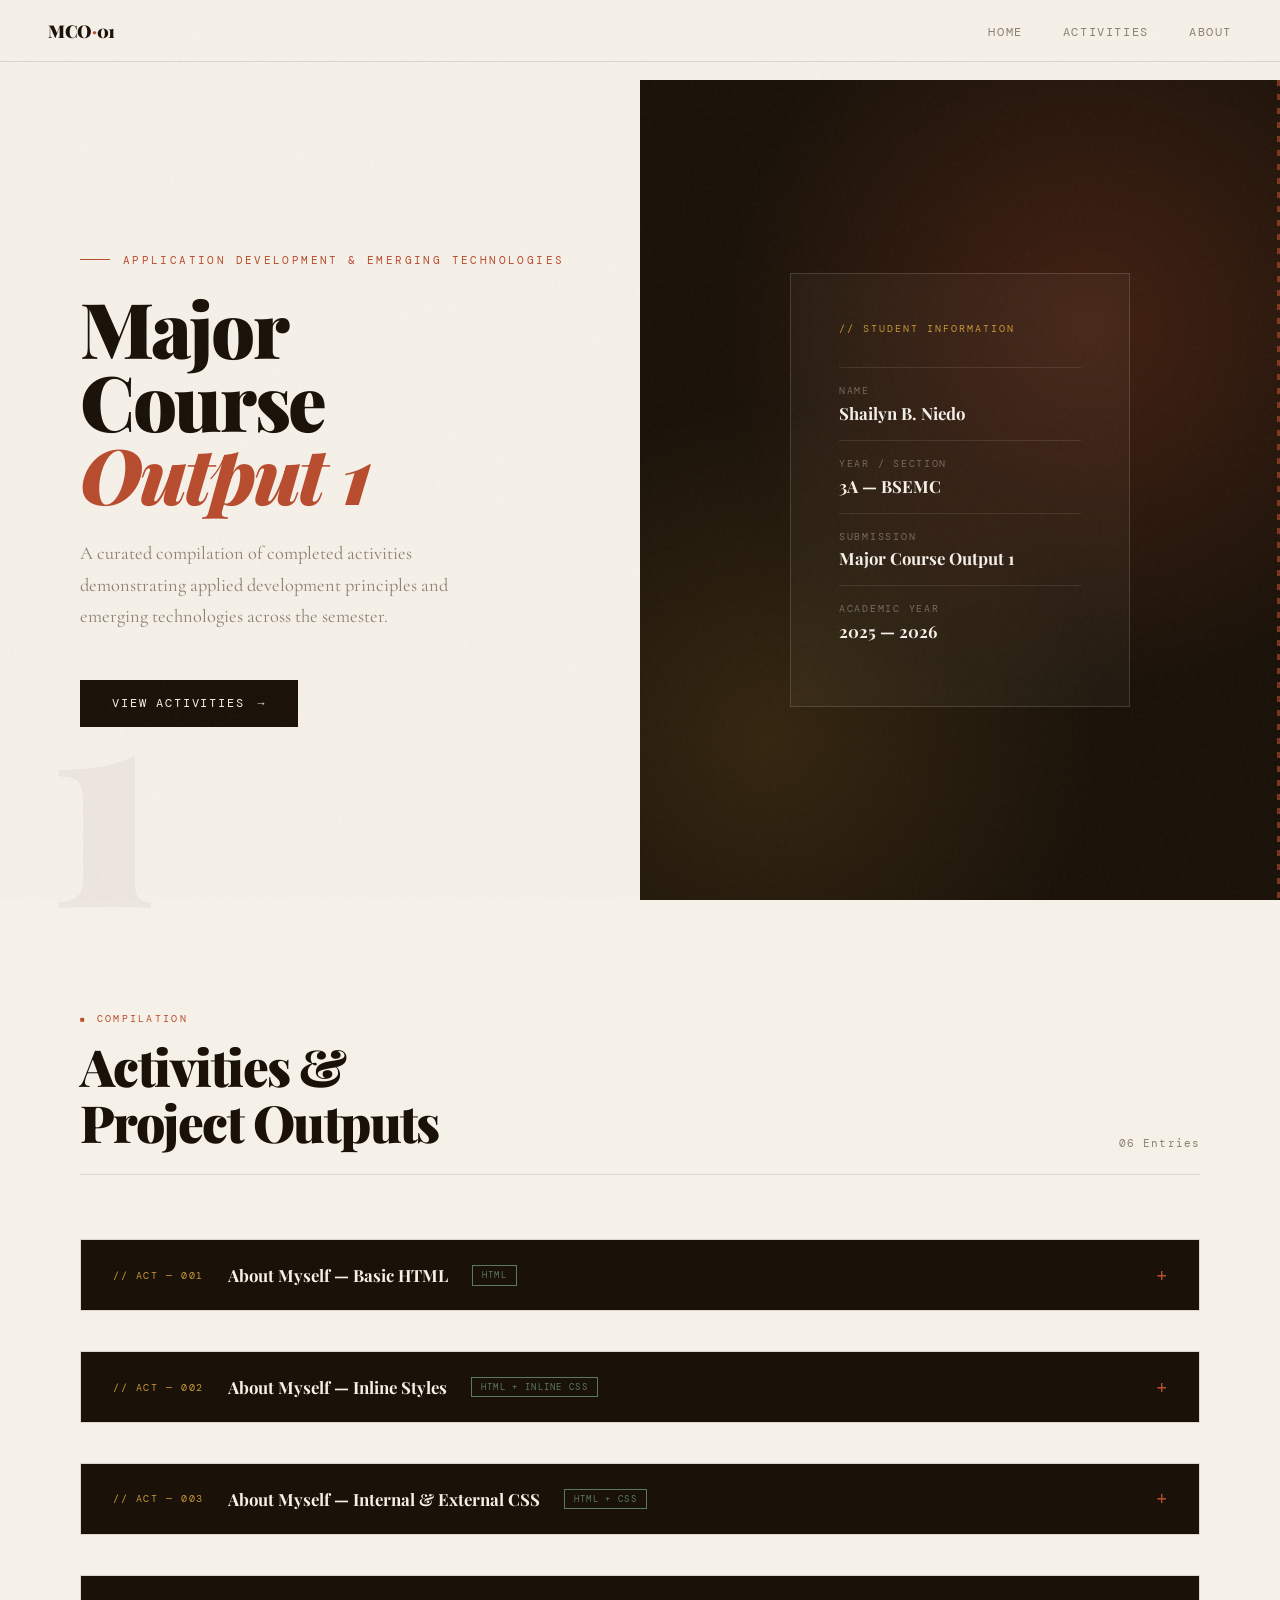
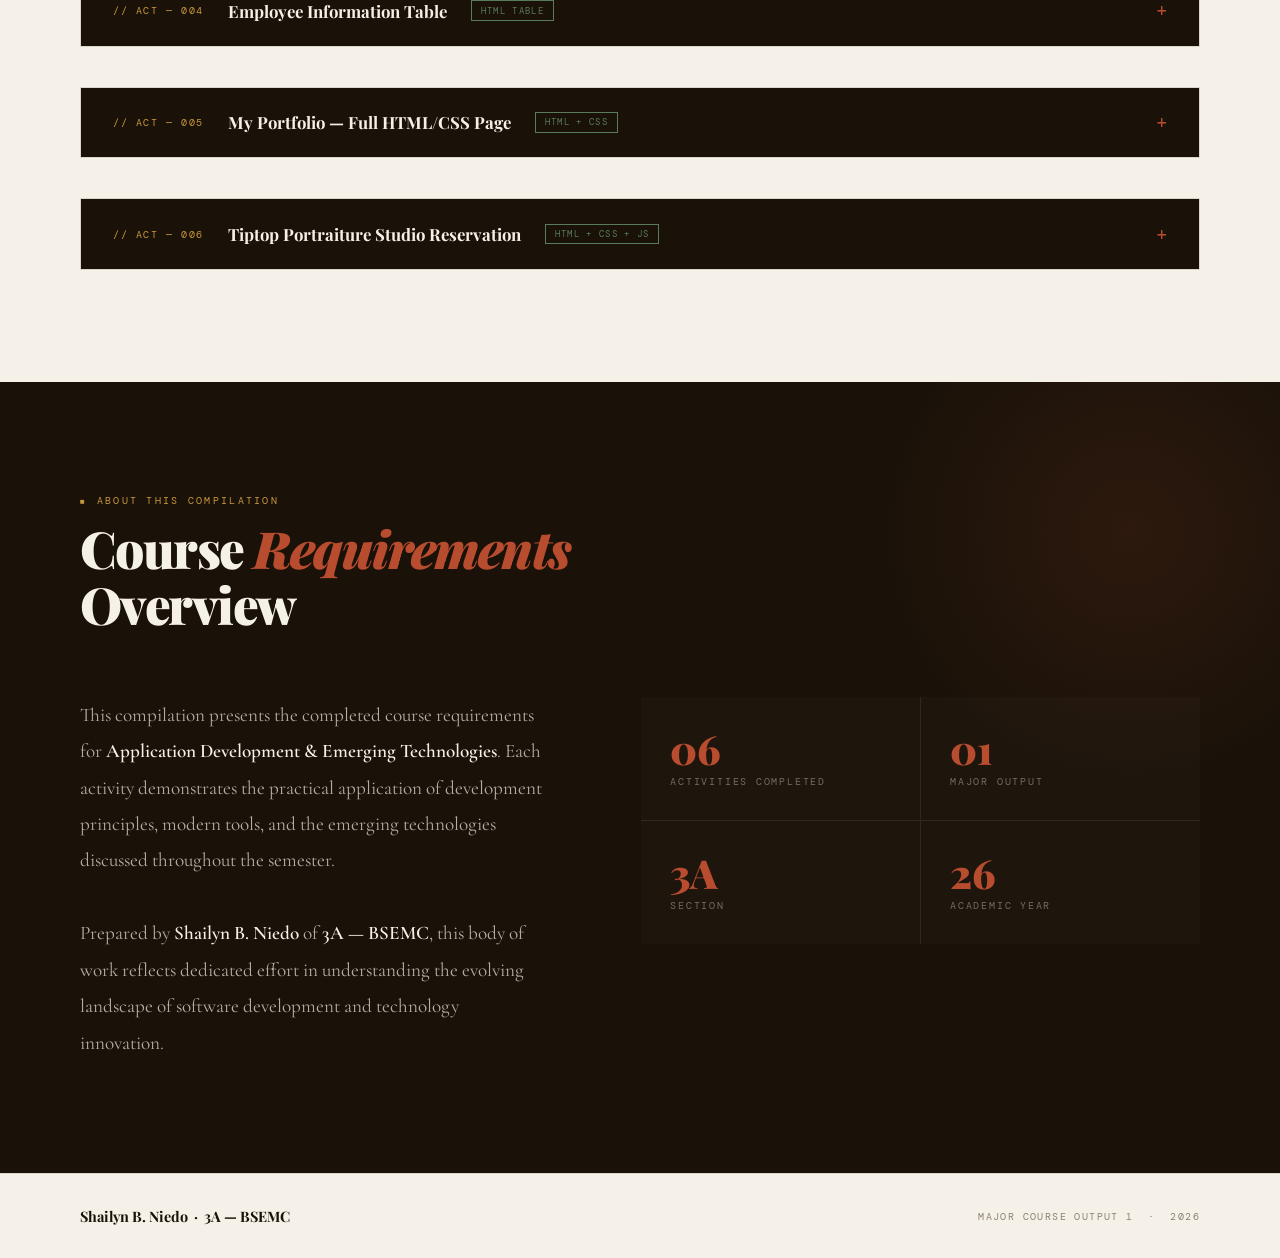
<file: niedo-mco1/index.html>
<!DOCTYPE html>
<html lang="en">
<head>
  <meta charset="UTF-8" />
  <meta name="viewport" content="width=device-width, initial-scale=1.0"/>
  <title>MCO 1 — Shailyn B. Niedo</title>
  <link href="https://fonts.googleapis.com/css2?family=Playfair+Display:ital,wght@0,400;0,700;0,900;1,400&family=DM+Mono:wght@300;400;500&family=Cormorant+Garamond:ital,wght@0,300;0,600;1,300&display=swap" rel="stylesheet">
  <link rel="stylesheet" href="style.css" />
</head>
<body>

  <!-- NAV -->
  <nav>
    <a class="nav-logo" href="#home">MCO<span>·</span>01</a>
    <ul>
      <li><a href="#home">Home</a></li>
      <li><a href="#activities">Activities</a></li>
      <li><a href="#about">About</a></li>
    </ul>
  </nav>

  <!-- HERO -->
  <section id="home">
    <div class="hero-left">
      <div class="hero-eyebrow">Application Development &amp; Emerging Technologies</div>
      <h1>Major<br>Course<br><em>Output 1</em></h1>
      <p class="hero-desc">
        A curated compilation of completed activities demonstrating applied
        development principles and emerging technologies across the semester.
      </p>
      <a href="#activities" class="hero-cta">View Activities</a>
      <div class="hero-bg-num">1</div>
    </div>
    <div class="hero-right">
      <div class="deco-lines"></div>
      <div class="hero-card">
        <div class="hero-card-label">// Student Information</div>
        <div class="info-row">
          <span class="info-label">Name</span>
          <span class="info-value">Shailyn B. Niedo</span>
        </div>
        <div class="info-row">
          <span class="info-label">Year / Section</span>
          <span class="info-value">3A — BSEMC</span>
        </div>
        <div class="info-row">
          <span class="info-label">Submission</span>
          <span class="info-value">Major Course Output 1</span>
        </div>
        <div class="info-row">
          <span class="info-label">Academic Year</span>
          <span class="info-value">2025 — 2026</span>
        </div>
      </div>
    </div>
  </section>

  <!-- ACTIVITIES -->
  <section id="activities">
    <div class="section-header">
      <div>
        <div class="section-tag">Compilation</div>
        <h2>Activities &amp;<br>Project Outputs</h2>
      </div>
      <div class="section-count">06 Entries</div>
    </div>

    <div class="activities-list">

      <!-- ── ACT 1 ── -->
      <div class="activity-item" id="act1">
        <div class="activity-header" onclick="toggleAct('act1')">
          <div class="activity-header-left">
            <span class="act-number">// ACT — 001</span>
            <span class="act-title">About Myself — Basic HTML</span>
            <span class="act-tag">HTML</span>
          </div>
          <span class="act-toggle">+</span>
        </div>
        <div class="activity-body">
          <p class="activity-desc">
            A simple introductory webpage built with basic HTML structure — headings,
            paragraphs, horizontal rules, and an unordered list presenting personal
            information and hobbies.
          </p>

          <!-- Tabs -->
          <div class="tab-bar">
            <button class="tab active" onclick="showTab(event,'act1','preview')">▶ Live Preview</button>
            <button class="tab" onclick="showTab(event,'act1','code')">⟨/⟩ index.html</button>
          </div>

          <!-- Preview -->
          <div class="tab-panel active" data-act="act1" data-panel="preview">
            <div class="browser-chrome">
              <div class="browser-dots"><span></span><span></span><span></span></div>
              <div class="browser-url">activity1/index.html</div>
              <a class="browser-open" href="activity1/index.html" target="_blank">↗ Open</a>
            </div>
            <iframe class="live-frame" src="activity1/index.html"></iframe>
          </div>

          <!-- Code -->
          <div class="tab-panel" data-act="act1" data-panel="code">
            <div class="code-file-label">📄 activity1 / index.html</div>
            <div class="code-block"><pre><span class="t">&lt;!DOCTYPE html&gt;</span>
<span class="t">&lt;html&gt;</span>
<span class="t">&lt;head&gt;</span>
  <span class="t">&lt;title&gt;</span>About Myself<span class="t">&lt;/title&gt;</span>
<span class="t">&lt;/head&gt;</span>
<span class="t">&lt;body&gt;</span>

  <span class="t">&lt;h1&gt;</span>Hi! I'm Shailyn B. Niedo<span class="t">&lt;/h1&gt;</span>
  <span class="t">&lt;h2&gt;&lt;em&gt;</span>Aspiring 2D Animator<span class="t">&lt;/em&gt;&lt;/h2&gt;</span>
  <span class="t">&lt;hr&gt;</span>

  <span class="t">&lt;h3&gt;</span>About Myself<span class="t">&lt;/h3&gt;</span>
  <span class="t">&lt;p&gt;</span>
    Hi my name is Shailyn, i'm 22 years old from Sta.Margarita Samar.
    I lived in my parents House,<span class="t">&lt;br&gt;</span>
    i have 3 siblings and a loving family. I want to Graduate so that
    i can pursue my dreams and help my Family.<span class="t">&lt;br&gt;</span>
    Most of the time i love my dog, and playing with her if i have a free time.
  <span class="t">&lt;/p&gt;</span>
  <span class="t">&lt;hr&gt;</span>

  <span class="t">&lt;h4&gt;</span>My Hobbies<span class="t">&lt;/h4&gt;</span>
  <span class="t">&lt;ul&gt;</span>
    <span class="t">&lt;li&gt;</span>Editing
    <span class="t">&lt;li&gt;</span>Dancing
    <span class="t">&lt;li&gt;</span>Playing my dog
  <span class="t">&lt;/ul&gt;</span>

<span class="t">&lt;/body&gt;</span>
<span class="t">&lt;/html&gt;</span></pre></div>
          </div>

        </div>
      </div>

      <!-- ── ACT 2 ── -->
      <div class="activity-item" id="act2">
        <div class="activity-header" onclick="toggleAct('act2')">
          <div class="activity-header-left">
            <span class="act-number">// ACT — 002</span>
            <span class="act-title">About Myself — Inline Styles</span>
            <span class="act-tag">HTML + Inline CSS</span>
          </div>
          <span class="act-toggle">+</span>
        </div>
        <div class="activity-body">
          <p class="activity-desc">
            An enhanced version applying inline CSS styles — colors, font-size,
            background, text-alignment, and custom list styling to bring visual
            personality directly to HTML elements.
          </p>

          <div class="tab-bar">
            <button class="tab active" onclick="showTab(event,'act2','preview')">▶ Live Preview</button>
            <button class="tab" onclick="showTab(event,'act2','code')">⟨/⟩ index.html</button>
          </div>

          <div class="tab-panel active" data-act="act2" data-panel="preview">
            <div class="browser-chrome">
              <div class="browser-dots"><span></span><span></span><span></span></div>
              <div class="browser-url">activity2/index.html</div>
              <a class="browser-open" href="activity2/index.html" target="_blank">↗ Open</a>
            </div>
            <iframe class="live-frame" src="activity2/index.html"></iframe>
          </div>

          <div class="tab-panel" data-act="act2" data-panel="code">
            <div class="code-file-label">📄 activity2 / index.html</div>
            <div class="code-block"><pre><span class="t">&lt;!DOCTYPE html&gt;</span>
<span class="t">&lt;html&gt;</span>
<span class="t">&lt;head&gt;</span>
  <span class="t">&lt;title&gt;</span>About Myself<span class="t">&lt;/title&gt;</span>
<span class="t">&lt;/head&gt;</span>

<span class="t">&lt;body</span> <span class="a">style</span>=<span class="v">"background-color:#f2f2f2; text-align:center; font-family:Arial;"</span><span class="t">&gt;</span>

  <span class="t">&lt;h1</span> <span class="a">style</span>=<span class="v">"color:pink;"</span><span class="t">&gt;</span>Hi! I'm Shailyn B. Niedo<span class="t">&lt;/h1&gt;</span>
  <span class="t">&lt;h2</span> <span class="a">style</span>=<span class="v">"color:purple;"</span><span class="t">&gt;&lt;em&gt;</span>Aspiring 2D Animator<span class="t">&lt;/em&gt;&lt;/h2&gt;</span>
  <span class="t">&lt;hr</span> <span class="a">style</span>=<span class="v">"width:50%;"</span><span class="t">&gt;</span>

  <span class="t">&lt;h3</span> <span class="a">style</span>=<span class="v">"color:blue;"</span><span class="t">&gt;</span>About Myself<span class="t">&lt;/h3&gt;</span>
  <span class="t">&lt;p</span> <span class="a">style</span>=<span class="v">"color:black; font-size:18px;"</span><span class="t">&gt;</span>
    Hi my name is Shailyn, i'm 22 years old from Sta.Margarita Samar.
    I lived in Parents House.<span class="t">&lt;br&gt;</span>
    I have 3 siblings and a loving family. I want to Graduate so that
    i can pursue my dreams and help my Family.<span class="t">&lt;br&gt;</span>
    Most of the time i love my dog and playing in the backyard.
  <span class="t">&lt;/p&gt;</span>
  <span class="t">&lt;hr</span> <span class="a">style</span>=<span class="v">"width:50%;"</span><span class="t">&gt;</span>

  <span class="t">&lt;h4</span> <span class="a">style</span>=<span class="v">"color:brown;"</span><span class="t">&gt;</span>My Hobbies<span class="t">&lt;/h4&gt;</span>
  <span class="t">&lt;ul</span> <span class="a">style</span>=<span class="v">"list-style-type:none; color:darkred; font-size:18px;"</span><span class="t">&gt;</span>
    <span class="t">&lt;li&gt;</span>Editing<span class="t">&lt;/li&gt;</span>
    <span class="t">&lt;li&gt;</span>Drawing<span class="t">&lt;/li&gt;</span>
    <span class="t">&lt;li&gt;</span>Playing Dog<span class="t">&lt;/li&gt;</span>
  <span class="t">&lt;/ul&gt;</span>

<span class="t">&lt;/body&gt;</span>
<span class="t">&lt;/html&gt;</span></pre></div>
          </div>

        </div>
      </div>

      <!-- ── ACT 3 ── -->
      <div class="activity-item" id="act3">
        <div class="activity-header" onclick="toggleAct('act3')">
          <div class="activity-header-left">
            <span class="act-number">// ACT — 003</span>
            <span class="act-title">About Myself — Internal &amp; External CSS</span>
            <span class="act-tag">HTML + CSS</span>
          </div>
          <span class="act-toggle">+</span>
        </div>
        <div class="activity-body">
          <p class="activity-desc">
            Separating concerns with internal &lt;style&gt; tags and an external
            stylesheet — using IDs, classes, and element selectors to apply
            organized, reusable styling across the page.
          </p>

          <div class="tab-bar">
            <button class="tab active" onclick="showTab(event,'act3','preview')">▶ Live Preview</button>
            <button class="tab" onclick="showTab(event,'act3','html')">⟨/⟩ index.html</button>
            <button class="tab" onclick="showTab(event,'act3','css')">🎨 style.css</button>
          </div>

          <div class="tab-panel active" data-act="act3" data-panel="preview">
            <div class="browser-chrome">
              <div class="browser-dots"><span></span><span></span><span></span></div>
              <div class="browser-url">activity3/index.html</div>
              <a class="browser-open" href="activity3/index.html" target="_blank">↗ Open</a>
            </div>
            <iframe class="live-frame" src="activity3/index.html"></iframe>
          </div>

          <div class="tab-panel" data-act="act3" data-panel="html">
            <div class="code-file-label">📄 activity3 / index.html</div>
            <div class="code-block"><pre><span class="t">&lt;!DOCTYPE html&gt;</span>
<span class="t">&lt;html&gt;</span>
<span class="t">&lt;head&gt;</span>
  <span class="t">&lt;title&gt;</span>About Myself<span class="t">&lt;/title&gt;</span>

  <span class="c">&lt;!-- External CSS --&gt;</span>
  <span class="t">&lt;link</span> <span class="a">rel</span>=<span class="v">"stylesheet"</span> <span class="a">href</span>=<span class="v">"style.css"</span><span class="t">&gt;</span>

  <span class="c">&lt;!-- Internal CSS --&gt;</span>
  <span class="t">&lt;style&gt;</span>
    <span class="p">h1</span> {
      <span class="p">color</span>: <span class="pv">purple</span>;
      <span class="p">text-align</span>: <span class="pv">center</span>;
    }
    <span class="p">#intro</span> {
      <span class="p">font-style</span>: <span class="pv">italic</span>;
      <span class="p">color</span>: <span class="pv">pink</span>;
    }
    <span class="p">.hobby</span> {
      <span class="p">color</span>: <span class="pv">lightseagreen</span>;
      <span class="p">font-size</span>: <span class="pv">18px</span>;
    }
  <span class="t">&lt;/style&gt;</span>
<span class="t">&lt;/head&gt;</span>
<span class="t">&lt;body&gt;</span>
  <span class="t">&lt;h1&gt;</span>Hi! I'm Shailyn B. Niedo<span class="t">&lt;/h1&gt;</span>
  <span class="t">&lt;h2</span> <span class="a">id</span>=<span class="v">"intro"</span><span class="t">&gt;</span>Aspiring 2D Animator<span class="t">&lt;/h2&gt;</span>
  <span class="t">&lt;h3</span> <span class="a">class</span>=<span class="v">"section"</span><span class="t">&gt;</span>About Myself<span class="t">&lt;/h3&gt;</span>
  <span class="t">&lt;p</span> <span class="a">class</span>=<span class="v">"text"</span><span class="t">&gt;</span>
    Hi my name is Shailyn, I'm 22 years old from Sta.Margarita Samar.
    I live in my parents House. I have 3 siblings and a loving family.
    I want to graduate so that I can pursue my dreams and help my family.
    Most of the time I love my dog and playing with her if I have free time.
  <span class="t">&lt;/p&gt;</span>
  <span class="t">&lt;h3</span> <span class="a">class</span>=<span class="v">"section"</span><span class="t">&gt;</span>My Hobbies<span class="t">&lt;/h3&gt;</span>
  <span class="t">&lt;ul&gt;</span>
    <span class="t">&lt;li</span> <span class="a">class</span>=<span class="v">"hobby"</span><span class="t">&gt;</span>Editing<span class="t">&lt;/li&gt;</span>
    <span class="t">&lt;li</span> <span class="a">class</span>=<span class="v">"hobby"</span><span class="t">&gt;</span>Dancing<span class="t">&lt;/li&gt;</span>
    <span class="t">&lt;li</span> <span class="a">class</span>=<span class="v">"hobby"</span><span class="t">&gt;</span>Playing my dog<span class="t">&lt;/li&gt;</span>
  <span class="t">&lt;/ul&gt;</span>
<span class="t">&lt;/body&gt;</span>
<span class="t">&lt;/html&gt;</span></pre></div>
          </div>

          <div class="tab-panel" data-act="act3" data-panel="css">
            <div class="code-file-label">🎨 activity3 / style.css</div>
            <div class="code-block"><pre><span class="c">/* External Stylesheet — style.css */</span>

<span class="p">body</span> {
  <span class="p">background-color</span>: <span class="pv">lightyellow</span>;
  <span class="p">font-family</span>: <span class="pv">Arial</span>;
  <span class="p">text-align</span>: <span class="pv">center</span>;
}

<span class="p">.section</span> {
  <span class="p">color</span>: <span class="pv">pink</span>;
}

<span class="p">.text</span> {
  <span class="p">color</span>: <span class="pv">black</span>;
  <span class="p">font-size</span>: <span class="pv">16px</span>;
}</pre></div>
          </div>

        </div>
      </div>

      <!-- ── ACT 4 ── -->
      <div class="activity-item" id="act4">
        <div class="activity-header" onclick="toggleAct('act4')">
          <div class="activity-header-left">
            <span class="act-number">// ACT — 004</span>
            <span class="act-title">Employee Information Table</span>
            <span class="act-tag">HTML Table</span>
          </div>
          <span class="act-toggle">+</span>
        </div>
        <div class="activity-body">
          <p class="activity-desc">
            A structured HTML table displaying employee information — using thead/tbody,
            styled with an external CSS file featuring shadows, hover effects,
            and responsive media queries.
          </p>

          <div class="tab-bar">
            <button class="tab active" onclick="showTab(event,'act4','preview')">▶ Live Preview</button>
            <button class="tab" onclick="showTab(event,'act4','html')">⟨/⟩ index.html</button>
            <button class="tab" onclick="showTab(event,'act4','css')">🎨 style.css</button>
          </div>

          <div class="tab-panel active" data-act="act4" data-panel="preview">
            <div class="browser-chrome">
              <div class="browser-dots"><span></span><span></span><span></span></div>
              <div class="browser-url">activity4/index.html</div>
              <a class="browser-open" href="activity4/index.html" target="_blank">↗ Open</a>
            </div>
            <iframe class="live-frame live-frame--short" src="activity4/index.html"></iframe>
          </div>

          <div class="tab-panel" data-act="act4" data-panel="html">
            <div class="code-file-label">📄 activity4 / index.html</div>
            <div class="code-block"><pre><span class="t">&lt;!doctype html&gt;</span>
<span class="t">&lt;html</span> <span class="a">lang</span>=<span class="v">"en"</span><span class="t">&gt;</span>
<span class="t">&lt;head&gt;</span>
  <span class="t">&lt;meta</span> <span class="a">charset</span>=<span class="v">"UTF-8"</span> <span class="t">/&gt;</span>
  <span class="t">&lt;meta</span> <span class="a">name</span>=<span class="v">"viewport"</span> <span class="a">content</span>=<span class="v">"width=device-width, initial-scale=1.0"</span> <span class="t">/&gt;</span>
  <span class="t">&lt;link</span> <span class="a">rel</span>=<span class="v">"stylesheet"</span> <span class="a">href</span>=<span class="v">"style.css"</span> <span class="t">/&gt;</span>
  <span class="t">&lt;title&gt;</span>Employee Information<span class="t">&lt;/title&gt;</span>
<span class="t">&lt;/head&gt;</span>
<span class="t">&lt;body&gt;</span>
  <span class="t">&lt;table</span> <span class="a">class</span>=<span class="v">"Employee"</span><span class="t">&gt;</span>
    <span class="t">&lt;thead&gt;</span>
      <span class="t">&lt;tr&gt;</span>
        <span class="t">&lt;th&gt;</span>Full Name<span class="t">&lt;/th&gt;</span>
        <span class="t">&lt;th&gt;</span>Employee Number<span class="t">&lt;/th&gt;</span>
        <span class="t">&lt;th&gt;</span>Date of Birth<span class="t">&lt;/th&gt;</span>
        <span class="t">&lt;th&gt;</span>Sex<span class="t">&lt;/th&gt;</span>
        <span class="t">&lt;th&gt;</span>Address<span class="t">&lt;/th&gt;</span>
        <span class="t">&lt;th&gt;</span>Nationality<span class="t">&lt;/th&gt;</span>
      <span class="t">&lt;/tr&gt;</span>
    <span class="t">&lt;/thead&gt;</span>
    <span class="t">&lt;tbody&gt;</span>
      <span class="t">&lt;tr&gt;</span>
        <span class="t">&lt;td&gt;</span>SHAILYN NIEDO<span class="t">&lt;/td&gt;</span>
        <span class="t">&lt;td&gt;</span>09704525913<span class="t">&lt;/td&gt;</span>
        <span class="t">&lt;td&gt;</span>MARCH 04, 2003<span class="t">&lt;/td&gt;</span>
        <span class="t">&lt;td&gt;</span>FEMALE<span class="t">&lt;/td&gt;</span>
        <span class="t">&lt;td&gt;</span>BRGY. INORAGUIAO P5, STA. MARGARITA SAMAR<span class="t">&lt;/td&gt;</span>
        <span class="t">&lt;td&gt;</span>FILIPINO<span class="t">&lt;/td&gt;</span>
      <span class="t">&lt;/tr&gt;</span>
    <span class="t">&lt;/tbody&gt;</span>
  <span class="t">&lt;/table&gt;</span>
<span class="t">&lt;/body&gt;</span>
<span class="t">&lt;/html&gt;</span></pre></div>
          </div>

          <div class="tab-panel" data-act="act4" data-panel="css">
            <div class="code-file-label">🎨 activity4 / style.css</div>
            <div class="code-block"><pre><span class="c">/* External Stylesheet — style.css */</span>

<span class="p">body</span> {
  <span class="p">font-family</span>: <span class="pv">Arial, sans-serif</span>;
  <span class="p">background-color</span>: <span class="pv">#f4f6f9</span>;
  <span class="p">margin</span>: <span class="pv">0</span>;
  <span class="p">padding</span>: <span class="pv">40px</span>;
}

<span class="p">.Employee</span> {
  <span class="p">width</span>: <span class="pv">90%</span>;
  <span class="p">max-width</span>: <span class="pv">1000px</span>;
  <span class="p">margin</span>: <span class="pv">auto</span>;
  <span class="p">border-collapse</span>: <span class="pv">collapse</span>;
  <span class="p">background-color</span>: <span class="pv">#ffffff</span>;
  <span class="p">box-shadow</span>: <span class="pv">0 4px 10px rgba(0,0,0,0.1)</span>;
}

<span class="p">.Employee thead</span> {
  <span class="p">background-color</span>: <span class="pv">#157ca5</span>;
  <span class="p">color</span>: <span class="pv">white</span>;
}

<span class="p">.Employee th</span> {
  <span class="p">padding</span>: <span class="pv">12px</span>;
  <span class="p">text-align</span>: <span class="pv">left</span>;
  <span class="p">font-size</span>: <span class="pv">14px</span>;
}

<span class="p">.Employee td</span> {
  <span class="p">padding</span>: <span class="pv">10px</span>;
  <span class="p">border-bottom</span>: <span class="pv">1px solid #ddd</span>;
  <span class="p">font-size</span>: <span class="pv">13px</span>;
}

<span class="p">.Employee tbody tr:hover</span> {
  <span class="p">background-color</span>: <span class="pv">#f1f1f1</span>;
}

<span class="p">@media (max-width: 768px)</span> {
  <span class="p">.Employee</span> { <span class="p">font-size</span>: <span class="pv">12px</span>; }
  <span class="p">.Employee th, .Employee td</span> { <span class="p">padding</span>: <span class="pv">8px</span>; }
}</pre></div>
          </div>

        </div>
      </div>

      <!-- ── ACT 5 ── -->
<div class="activity-item" id="act5">
  <div class="activity-header" onclick="toggleAct('act5')">
    <div class="activity-header-left">
      <span class="act-number">// ACT — 005</span>
      <span class="act-title">My Portfolio — Full HTML/CSS Page</span>
      <span class="act-tag">HTML + CSS</span>
    </div>
    <span class="act-toggle">+</span>
  </div>
  <div class="activity-body">
    <p class="activity-desc">
      A complete personal portfolio webpage featuring a navigation bar, hero landing section,
      about section, projects grid, contact form, and footer — all styled with internal CSS.
    </p>

    <div class="tab-bar">
      <button class="tab active" onclick="showTab(event,'act5','preview')">▶ Live Preview</button>
      <button class="tab" onclick="showTab(event,'act5','code')">⟨/⟩ index.html</button>
    </div>

    <div class="tab-panel active" data-act="act5" data-panel="preview">
      <div class="browser-chrome">
        <div class="browser-dots"><span></span><span></span><span></span></div>
        <div class="browser-url">activity5/index.html</div>
        <a class="browser-open" href="activity5/index.html" target="_blank">↗ Open</a>
      </div>
      <iframe class="live-frame" src="activity5/index.html"></iframe>
    </div>

    <div class="tab-panel" data-act="act5" data-panel="code">
      <div class="code-file-label">📄 activity5 / index.html</div>
      <div class="code-block"><pre><span class="t">&lt;!doctype html&gt;</span>
<span class="t">&lt;html</span> <span class="a">lang</span>=<span class="v">"en"</span><span class="t">&gt;</span>
<span class="t">&lt;head&gt;</span>
  <span class="t">&lt;meta</span> <span class="a">charset</span>=<span class="v">"UTF-8"</span> <span class="t">/&gt;</span>
  <span class="t">&lt;meta</span> <span class="a">name</span>=<span class="v">"viewport"</span> <span class="a">content</span>=<span class="v">"width=device-width, initial-scale=1.0"</span> <span class="t">/&gt;</span>
  <span class="t">&lt;title&gt;</span>My Portfolio<span class="t">&lt;/title&gt;</span>

  <span class="t">&lt;style&gt;</span>
    <span class="p">body</span> {
      <span class="p">font-family</span>: <span class="pv">Arial, sans-serif</span>;
      <span class="p">margin</span>: <span class="pv">0</span>;
      <span class="p">background</span>: <span class="pv">pink</span>;
    }
    <span class="p">header</span> { <span class="p">background</span>: <span class="pv">#222</span>; <span class="p">color</span>: <span class="pv">white</span>; <span class="p">padding</span>: <span class="pv">15px</span>; }
    <span class="p">nav</span> { <span class="p">display</span>: <span class="pv">flex</span>; <span class="p">justify-content</span>: <span class="pv">space-between</span>; <span class="p">align-items</span>: <span class="pv">center</span>; }
    <span class="p">nav ul</span> { <span class="p">list-style</span>: <span class="pv">none</span>; <span class="p">display</span>: <span class="pv">flex</span>; <span class="p">gap</span>: <span class="pv">20px</span>; }
    <span class="p">nav a</span> { <span class="p">color</span>: <span class="pv">white</span>; <span class="p">text-decoration</span>: <span class="pv">none</span>; }
    <span class="p">.hero</span> {
      <span class="p">height</span>: <span class="pv">90vh</span>; <span class="p">display</span>: <span class="pv">flex</span>;
      <span class="p">justify-content</span>: <span class="pv">center</span>; <span class="p">align-items</span>: <span class="pv">center</span>;
      <span class="p">text-align</span>: <span class="pv">center</span>; <span class="p">background</span>: <span class="pv">#333</span>; <span class="p">color</span>: <span class="pv">white</span>;
    }
    <span class="p">section</span> { <span class="p">padding</span>: <span class="pv">60px 20px</span>; <span class="p">max-width</span>: <span class="pv">1000px</span>; <span class="p">margin</span>: <span class="pv">auto</span>; }
    <span class="p">.projects</span> {
      <span class="p">display</span>: <span class="pv">grid</span>;
      <span class="p">grid-template-columns</span>: <span class="pv">repeat(auto-fit, minmax(250px, 1fr))</span>;
      <span class="p">gap</span>: <span class="pv">20px</span>;
    }
    <span class="p">article</span> { <span class="p">background</span>: <span class="pv">white</span>; <span class="p">padding</span>: <span class="pv">20px</span>; <span class="p">border-radius</span>: <span class="pv">10px</span>; }
    <span class="p">form</span> { <span class="p">display</span>: <span class="pv">flex</span>; <span class="p">flex-direction</span>: <span class="pv">column</span>; <span class="p">gap</span>: <span class="pv">10px</span>; }
    <span class="p">input, textarea</span> { <span class="p">padding</span>: <span class="pv">10px</span>; }
    <span class="p">button</span> { <span class="p">padding</span>: <span class="pv">10px</span>; <span class="p">background</span>: <span class="pv">#222</span>; <span class="p">color</span>: <span class="pv">white</span>; <span class="p">border</span>: <span class="pv">none</span>; }
    <span class="p">footer</span> { <span class="p">text-align</span>: <span class="pv">center</span>; <span class="p">padding</span>: <span class="pv">20px</span>; <span class="p">background</span>: <span class="pv">#222</span>; <span class="p">color</span>: <span class="pv">white</span>; }
  <span class="t">&lt;/style&gt;</span>
<span class="t">&lt;/head&gt;</span>

<span class="t">&lt;body&gt;</span>
  <span class="t">&lt;header&gt;</span>
    <span class="t">&lt;nav&gt;</span>
      <span class="t">&lt;h2&gt;</span>MyPortfolio<span class="t">&lt;/h2&gt;</span>
      <span class="t">&lt;ul&gt;</span>
        <span class="t">&lt;li&gt;&lt;a</span> <span class="a">href</span>=<span class="v">"#home"</span><span class="t">&gt;</span>Home<span class="t">&lt;/a&gt;&lt;/li&gt;</span>
        <span class="t">&lt;li&gt;&lt;a</span> <span class="a">href</span>=<span class="v">"#about"</span><span class="t">&gt;</span>About<span class="t">&lt;/a&gt;&lt;/li&gt;</span>
        <span class="t">&lt;li&gt;&lt;a</span> <span class="a">href</span>=<span class="v">"#projects"</span><span class="t">&gt;</span>Projects<span class="t">&lt;/a&gt;&lt;/li&gt;</span>
        <span class="t">&lt;li&gt;&lt;a</span> <span class="a">href</span>=<span class="v">"#contact"</span><span class="t">&gt;</span>Contact<span class="t">&lt;/a&gt;&lt;/li&gt;</span>
      <span class="t">&lt;/ul&gt;</span>
    <span class="t">&lt;/nav&gt;</span>
  <span class="t">&lt;/header&gt;</span>

  <span class="t">&lt;main&gt;</span>
    <span class="t">&lt;section</span> <span class="a">id</span>=<span class="v">"home"</span> <span class="a">class</span>=<span class="v">"hero"</span><span class="t">&gt;</span>
      <span class="t">&lt;div&gt;</span>
        <span class="t">&lt;h1&gt;</span>Hello, I'm Shailyn Niedo<span class="t">&lt;/h1&gt;</span>
        <span class="t">&lt;p&gt;</span>Aspiring Animator<span class="t">&lt;/p&gt;</span>
      <span class="t">&lt;/div&gt;</span>
    <span class="t">&lt;/section&gt;</span>

    <span class="t">&lt;section</span> <span class="a">id</span>=<span class="v">"about"</span><span class="t">&gt;</span>
      <span class="t">&lt;h2&gt;</span>About Me<span class="t">&lt;/h2&gt;</span>
      <span class="t">&lt;p&gt;</span>I am a student learning animation. I am passionate about bringing
      characters to life and creating engaging visual stories. I have experience
      with various animation software and techniques, and I am always eager to
      learn more and improve my skills.<span class="t">&lt;/p&gt;</span>
    <span class="t">&lt;/section&gt;</span>

    <span class="t">&lt;section</span> <span class="a">id</span>=<span class="v">"projects"</span><span class="t">&gt;</span>
      <span class="t">&lt;h2&gt;</span>My Projects<span class="t">&lt;/h2&gt;</span>
      <span class="t">&lt;div</span> <span class="a">class</span>=<span class="v">"projects"</span><span class="t">&gt;</span>
        <span class="t">&lt;article&gt;&lt;h3&gt;</span>3D Animation Project<span class="t">&lt;/h3&gt;&lt;p&gt;</span>A short 3D animation.<span class="t">&lt;/p&gt;&lt;/article&gt;</span>
        <span class="t">&lt;article&gt;&lt;h3&gt;</span>Car 3D Model<span class="t">&lt;/h3&gt;&lt;p&gt;</span>A 3D model of a car using Blender.<span class="t">&lt;/p&gt;&lt;/article&gt;</span>
        <span class="t">&lt;article&gt;&lt;h3&gt;</span>Graphic Design Project<span class="t">&lt;/h3&gt;&lt;p&gt;</span>A collection of graphic designs.<span class="t">&lt;/p&gt;&lt;/article&gt;</span>
      <span class="t">&lt;/div&gt;</span>
    <span class="t">&lt;/section&gt;</span>

    <span class="t">&lt;section</span> <span class="a">id</span>=<span class="v">"contact"</span><span class="t">&gt;</span>
      <span class="t">&lt;h2&gt;</span>Contact Me<span class="t">&lt;/h2&gt;</span>
      <span class="t">&lt;form&gt;</span>
        <span class="t">&lt;input</span> <span class="a">type</span>=<span class="v">"text"</span> <span class="a">placeholder</span>=<span class="v">"Your Name"</span> <span class="a">required</span> <span class="t">/&gt;</span>
        <span class="t">&lt;input</span> <span class="a">type</span>=<span class="v">"email"</span> <span class="a">placeholder</span>=<span class="v">"Your Email"</span> <span class="a">required</span> <span class="t">/&gt;</span>
        <span class="t">&lt;textarea</span> <span class="a">placeholder</span>=<span class="v">"Your Message"</span><span class="t">&gt;&lt;/textarea&gt;</span>
        <span class="t">&lt;button</span> <span class="a">type</span>=<span class="v">"submit"</span><span class="t">&gt;</span>Send Message<span class="t">&lt;/button&gt;</span>
      <span class="t">&lt;/form&gt;</span>
    <span class="t">&lt;/section&gt;</span>
  <span class="t">&lt;/main&gt;</span>

  <span class="t">&lt;footer&gt;</span>
    <span class="t">&lt;p&gt;</span>© 2026 Shailyn Niedo Portfolio<span class="t">&lt;/p&gt;</span>
  <span class="t">&lt;/footer&gt;</span>
<span class="t">&lt;/body&gt;</span>
<span class="t">&lt;/html&gt;</span></pre></div>
    </div>

  </div>
</div>

      <!-- ── ACT 6 ── -->
<div class="activity-item" id="act6">
  <div class="activity-header" onclick="toggleAct('act6')">
    <div class="activity-header-left">
      <span class="act-number">// ACT — 006</span>
      <span class="act-title">Tiptop Portraiture Studio Reservation</span>
      <span class="act-tag">HTML + CSS + JS</span>
    </div>
    <span class="act-toggle">+</span>
  </div>
  <div class="activity-body">
    <p class="activity-desc">
      A studio reservation form that captures client details and portrait service type,
      then dynamically displays the submitted information using JavaScript DOM manipulation.
    </p>

    <div class="tab-bar">
      <button class="tab active" onclick="showTab(event,'act6','preview')">▶ Live Preview</button>
      <button class="tab" onclick="showTab(event,'act6','html')">⟨/⟩ index.html</button>
      <button class="tab" onclick="showTab(event,'act6','css')">🎨 style.css</button>
      <button class="tab" onclick="showTab(event,'act6','js')">⚡ script.js</button>
    </div>

    <!-- Preview -->
    <div class="tab-panel active" data-act="act6" data-panel="preview">
      <div class="browser-chrome">
        <div class="browser-dots"><span></span><span></span><span></span></div>
        <div class="browser-url">activity6/index.html</div>
        <a class="browser-open" href="activity6/index.html" target="_blank">↗ Open</a>
      </div>
      <iframe class="live-frame" src="activity6/index.html"></iframe>
    </div>

    <!-- index.html -->
    <div class="tab-panel" data-act="act6" data-panel="html">
      <div class="code-file-label">📄 activity6 / index.html</div>
      <div class="code-block"><pre><span class="t">&lt;!DOCTYPE html&gt;</span>
<span class="t">&lt;html</span> <span class="a">lang</span>=<span class="v">"en"</span><span class="t">&gt;</span>
<span class="t">&lt;head&gt;</span>
  <span class="t">&lt;meta</span> <span class="a">charset</span>=<span class="v">"UTF-8"</span><span class="t">&gt;</span>
  <span class="t">&lt;meta</span> <span class="a">name</span>=<span class="v">"viewport"</span> <span class="a">content</span>=<span class="v">"width=device-width, initial-scale=1.0"</span><span class="t">&gt;</span>
  <span class="t">&lt;link</span> <span class="a">rel</span>=<span class="v">"stylesheet"</span> <span class="a">href</span>=<span class="v">"style.css"</span><span class="t">&gt;</span>
  <span class="t">&lt;script</span> <span class="a">src</span>=<span class="v">"script.js"</span> <span class="a">defer</span><span class="t">&gt;&lt;/script&gt;</span>
  <span class="t">&lt;title&gt;</span>Tiptop Portraiture Studio Reservation<span class="t">&lt;/title&gt;</span>
<span class="t">&lt;/head&gt;</span>
<span class="t">&lt;body&gt;</span>
  <span class="t">&lt;main</span> <span class="a">class</span>=<span class="v">"container"</span><span class="t">&gt;</span>

    <span class="t">&lt;section</span> <span class="a">class</span>=<span class="v">"formCard"</span><span class="t">&gt;</span>
      <span class="t">&lt;form&gt;</span>
        <span class="t">&lt;h2&gt;</span>Tiptop Portraiture Studio Reservation<span class="t">&lt;/h2&gt;</span>

        <span class="t">&lt;figure</span> <span class="a">class</span>=<span class="v">"formGroup"</span><span class="t">&gt;</span>
          <span class="t">&lt;label&gt;</span>Full Name:<span class="t">&lt;/label&gt;</span>
          <span class="t">&lt;input</span> <span class="a">type</span>=<span class="v">"text"</span> <span class="a">id</span>=<span class="v">"name"</span> <span class="a">placeholder</span>=<span class="v">"Enter your full name"</span><span class="t">&gt;</span>
        <span class="t">&lt;/figure&gt;</span>

        <span class="t">&lt;figure</span> <span class="a">class</span>=<span class="v">"formGroup"</span><span class="t">&gt;</span>
          <span class="t">&lt;label&gt;</span>Email Address:<span class="t">&lt;/label&gt;</span>
          <span class="t">&lt;input</span> <span class="a">type</span>=<span class="v">"email"</span> <span class="a">id</span>=<span class="v">"email"</span> <span class="a">placeholder</span>=<span class="v">"Enter your email"</span><span class="t">&gt;</span>
        <span class="t">&lt;/figure&gt;</span>

        <span class="t">&lt;figure</span> <span class="a">class</span>=<span class="v">"formGroup"</span><span class="t">&gt;</span>
          <span class="t">&lt;label&gt;</span>Contact Number:<span class="t">&lt;/label&gt;</span>
          <span class="t">&lt;input</span> <span class="a">type</span>=<span class="v">"tel"</span> <span class="a">id</span>=<span class="v">"contact"</span> <span class="a">placeholder</span>=<span class="v">"Enter your contact number"</span><span class="t">&gt;</span>
        <span class="t">&lt;/figure&gt;</span>

        <span class="t">&lt;figure</span> <span class="a">class</span>=<span class="v">"formGroup"</span><span class="t">&gt;</span>
          <span class="t">&lt;label&gt;</span>Reservation Date:<span class="t">&lt;/label&gt;</span>
          <span class="t">&lt;input</span> <span class="a">type</span>=<span class="v">"date"</span> <span class="a">id</span>=<span class="v">"date"</span><span class="t">&gt;</span>
        <span class="t">&lt;/figure&gt;</span>

        <span class="t">&lt;figure</span> <span class="a">class</span>=<span class="v">"formGroup"</span><span class="t">&gt;</span>
          <span class="t">&lt;label&gt;</span>Portrait Service Type:<span class="t">&lt;/label&gt;</span>
          <span class="t">&lt;select</span> <span class="a">id</span>=<span class="v">"service"</span><span class="t">&gt;</span>
            <span class="t">&lt;option</span> <span class="a">value</span>=<span class="v">""</span><span class="t">&gt;</span>Select a portrait service<span class="t">&lt;/option&gt;</span>
            <span class="t">&lt;option</span> <span class="a">value</span>=<span class="v">"Graduation Portrait"</span><span class="t">&gt;</span>Graduation Portrait<span class="t">&lt;/option&gt;</span>
            <span class="t">&lt;option</span> <span class="a">value</span>=<span class="v">"Family Portrait"</span><span class="t">&gt;</span>Family Portrait<span class="t">&lt;/option&gt;</span>
            <span class="t">&lt;option</span> <span class="a">value</span>=<span class="v">"Solo Portrait"</span><span class="t">&gt;</span>Solo Portrait<span class="t">&lt;/option&gt;</span>
            <span class="t">&lt;option</span> <span class="a">value</span>=<span class="v">"Couple Portrait"</span><span class="t">&gt;</span>Couple Portrait<span class="t">&lt;/option&gt;</span>
            <span class="t">&lt;option</span> <span class="a">value</span>=<span class="v">"Corporate Portrait"</span><span class="t">&gt;</span>Corporate Portrait<span class="t">&lt;/option&gt;</span>
            <span class="t">&lt;option</span> <span class="a">value</span>=<span class="v">"Creative Portrait"</span><span class="t">&gt;</span>Creative Portrait<span class="t">&lt;/option&gt;</span>
          <span class="t">&lt;/select&gt;</span>
        <span class="t">&lt;/figure&gt;</span>

        <span class="t">&lt;figure</span> <span class="a">class</span>=<span class="v">"formGroup"</span><span class="t">&gt;</span>
          <span class="t">&lt;label&gt;</span>Additional Notes:<span class="t">&lt;/label&gt;</span>
          <span class="t">&lt;textarea</span> <span class="a">rows</span>=<span class="v">"2"</span> <span class="a">id</span>=<span class="v">"notes"</span> <span class="a">placeholder</span>=<span class="v">"Any special request"</span><span class="t">&gt;&lt;/textarea&gt;</span>
        <span class="t">&lt;/figure&gt;</span>

        <span class="t">&lt;button</span> <span class="a">type</span>=<span class="v">"submit"</span> <span class="a">class</span>=<span class="v">"btn"</span><span class="t">&gt;</span>Reserve<span class="t">&lt;/button&gt;</span>
      <span class="t">&lt;/form&gt;</span>
    <span class="t">&lt;/section&gt;</span>

    <span class="t">&lt;section</span> <span class="a">class</span>=<span class="v">"dataContent"</span><span class="t">&gt;&lt;/section&gt;</span>

  <span class="t">&lt;/main&gt;</span>
<span class="t">&lt;/body&gt;</span>
<span class="t">&lt;/html&gt;</span></pre></div>
    </div>

    <!-- style.css -->
    <div class="tab-panel" data-act="act6" data-panel="css">
      <div class="code-file-label">🎨 activity6 / style.css</div>
      <div class="code-block"><pre><span class="p">html, body</span> {
  <span class="p">width</span>: <span class="pv">100%</span>;
  <span class="p">height</span>: <span class="pv">100%</span>;
  <span class="p">font-family</span>: <span class="pv">Arial, Helvetica, sans-serif</span>;
}

<span class="p">*</span> {
  <span class="p">padding</span>: <span class="pv">0</span>;
  <span class="p">margin</span>: <span class="pv">0</span>;
  <span class="p">box-sizing</span>: <span class="pv">border-box</span>;
}

<span class="p">.container</span> {
  <span class="p">background</span>: <span class="pv">linear-gradient(135deg, #ffb3b3, #ffd6d6)</span>;
  <span class="p">width</span>: <span class="pv">100%</span>;
  <span class="p">height</span>: <span class="pv">100%</span>;
  <span class="p">padding</span>: <span class="pv">30px</span>;
  <span class="p">display</span>: <span class="pv">grid</span>;
  <span class="p">grid-template-columns</span>: <span class="pv">repeat(9, 1fr)</span>;
  <span class="p">gap</span>: <span class="pv">20px</span>;
}

<span class="p">.formCard</span> {
  <span class="p">border</span>: <span class="pv">1px solid #e89a9a</span>;
  <span class="p">background-color</span>: <span class="pv">#ffe5e5</span>;
  <span class="p">padding</span>: <span class="pv">40px</span>;
  <span class="p">grid-column</span>: <span class="pv">span 6</span>;
  <span class="p">border-radius</span>: <span class="pv">8px</span>;
  <span class="p">box-shadow</span>: <span class="pv">0 5px 10px rgba(0,0,0,0.2)</span>;
}

<span class="p">.dataContent</span> {
  <span class="p">border</span>: <span class="pv">1px solid #e89a9a</span>;
  <span class="p">padding</span>: <span class="pv">20px</span>;
  <span class="p">grid-column</span>: <span class="pv">span 3</span>;
  <span class="p">background</span>: <span class="pv">linear-gradient(to bottom, #fff0f0, #ffc9c9)</span>;
  <span class="p">border-radius</span>: <span class="pv">8px</span>;
  <span class="p">text-align</span>: <span class="pv">left</span>;
  <span class="p">box-shadow</span>: <span class="pv">0 5px 10px rgba(0,0,0,0.2)</span>;
}

<span class="p">form</span> {
  <span class="p">display</span>: <span class="pv">flex</span>;
  <span class="p">flex-direction</span>: <span class="pv">column</span>;
  <span class="p">row-gap</span>: <span class="pv">5px</span>;
}

<span class="p">.formGroup</span> {
  <span class="p">display</span>: <span class="pv">flex</span>;
  <span class="p">flex-direction</span>: <span class="pv">column</span>;
  <span class="p">row-gap</span>: <span class="pv">5px</span>;
}

<span class="p">.formGroup label</span> {
  <span class="p">color</span>: <span class="pv">#7a2e2e</span>;
  <span class="p">font-weight</span>: <span class="pv">bold</span>;
}

<span class="p">.formGroup input,
.formGroup textarea</span> {
  <span class="p">border</span>: <span class="pv">1px solid #f2a7a7</span>;
  <span class="p">border-radius</span>: <span class="pv">5px</span>;
  <span class="p">padding</span>: <span class="pv">7px</span>;
  <span class="p">margin-top</span>: <span class="pv">3px</span>;
  <span class="p">transition</span>: <span class="pv">0.2s</span>;
  <span class="p">background-color</span>: <span class="pv">#fffafa</span>;
}

<span class="p">.formGroup input[type="date"]</span> {
  <span class="p">border</span>: <span class="pv">1px solid #f2a7a7</span>;
  <span class="p">border-radius</span>: <span class="pv">5px</span>;
  <span class="p">padding</span>: <span class="pv">7px</span>;
  <span class="p">margin-top</span>: <span class="pv">3px</span>;
  <span class="p">background-color</span>: <span class="pv">#fff5f5</span>;
  <span class="p">cursor</span>: <span class="pv">pointer</span>;
}

<span class="p">.formGroup input[type="date"]:hover</span> {
  <span class="p">border-color</span>: <span class="pv">#ff8a8a</span>;
}

<span class="p">.formGroup input[type="date"]:focus</span> {
  <span class="p">outline</span>: <span class="pv">none</span>;
  <span class="p">border-color</span>: <span class="pv">#ff8a8a</span>;
  <span class="p">box-shadow</span>: <span class="pv">0 0 5px #ffb3b3</span>;
}

<span class="p">.btn</span> {
  <span class="p">border</span>: <span class="pv">none</span>;
  <span class="p">border-radius</span>: <span class="pv">5px</span>;
  <span class="p">padding</span>: <span class="pv">10px</span>;
  <span class="p">margin-top</span>: <span class="pv">8px</span>;
  <span class="p">cursor</span>: <span class="pv">pointer</span>;
  <span class="p">background-color</span>: <span class="pv">#ffb3b3</span>;
  <span class="p">font-weight</span>: <span class="pv">bold</span>;
  <span class="p">transition</span>: <span class="pv">0.3s</span>;
}

<span class="p">.btn:hover</span> {
  <span class="p">background-color</span>: <span class="pv">#ff8a8a</span>;
  <span class="p">color</span>: <span class="pv">white</span>;
  <span class="p">transform</span>: <span class="pv">scale(1.05)</span>;
}

<span class="p">.titleContent</span> {
  <span class="p">margin-bottom</span>: <span class="pv">10px</span>;
  <span class="p">color</span>: <span class="pv">#7a1f1f</span>;
  <span class="p">font-weight</span>: <span class="pv">bold</span>;
  <span class="p">font-size</span>: <span class="pv">22px</span>;
}

<span class="p">.formGroup select</span> {
  <span class="p">border</span>: <span class="pv">1px solid #f2a7a7</span>;
  <span class="p">border-radius</span>: <span class="pv">5px</span>;
  <span class="p">padding</span>: <span class="pv">7px</span>;
  <span class="p">margin-top</span>: <span class="pv">3px</span>;
}</pre></div>
    </div>

    <!-- script.js -->
    <div class="tab-panel" data-act="act6" data-panel="js">
      <div class="code-file-label">⚡ activity6 / script.js</div>
      <div class="code-block"><pre><span class="p">document</span>.addEventListener(<span class="v">"DOMContentLoaded"</span>, function() {
  console.log(<span class="v">"JavaScript Loaded!"</span>);

  const formSubmit  = document.querySelector(<span class="v">"form"</span>);
  const dataContent = document.querySelector(<span class="v">".dataContent"</span>);

  const name    = document.getElementById(<span class="v">"name"</span>);
  const email   = document.getElementById(<span class="v">"email"</span>);
  const contact = document.getElementById(<span class="v">"contact"</span>);
  const date    = document.getElementById(<span class="v">"date"</span>);
  const service = document.getElementById(<span class="v">"service"</span>);
  const notes   = document.getElementById(<span class="v">"notes"</span>);

  formSubmit.addEventListener(<span class="v">"submit"</span>, function(event) {
    event.preventDefault();

    dataContent.innerHTML = `
      &lt;h1 class="titleContent"&gt;Tiptop Portraiture Studio&lt;/h1&gt;
      &lt;p&gt;&lt;b&gt;Client Name:&lt;/b&gt; ${name.value}&lt;/p&gt;
      &lt;p&gt;&lt;b&gt;Email:&lt;/b&gt; ${email.value}&lt;/p&gt;
      &lt;p&gt;&lt;b&gt;Contact Number:&lt;/b&gt; ${contact.value}&lt;/p&gt;
      &lt;p&gt;&lt;b&gt;Reservation Date:&lt;/b&gt; ${date.value}&lt;/p&gt;
      &lt;p&gt;&lt;b&gt;Portrait Service:&lt;/b&gt; ${service.value}&lt;/p&gt;
      &lt;p&gt;&lt;b&gt;Notes:&lt;/b&gt; ${notes.value}&lt;/p&gt;
    `;

    name.value    = <span class="v">""</span>;
    email.value   = <span class="v">""</span>;
    contact.value = <span class="v">""</span>;
    date.value    = <span class="v">""</span>;
    service.value = <span class="v">""</span>;
    notes.value   = <span class="v">""</span>;
  });

});</pre></div>
    </div>

  </div>
</div>

    </div>
  </section>

  <!-- ABOUT -->
  <section id="about">
    <div class="section-tag">About This Compilation</div>
    <h2>Course <em>Requirements</em><br>Overview</h2>
    <div class="about-grid">
      <p class="about-text">
        This compilation presents the completed course requirements for
        <strong>Application Development &amp; Emerging Technologies</strong>.
        Each activity demonstrates the practical application of development
        principles, modern tools, and the emerging technologies discussed
        throughout the semester.
        <br><br>
        Prepared by <strong>Shailyn B. Niedo</strong> of
        <strong>3A — BSEMC</strong>, this body of work reflects dedicated
        effort in understanding the evolving landscape of software development
        and technology innovation.
      </p>
      <div class="stat-grid">
        <div class="stat-item">
          <div class="stat-number">06</div>
          <div class="stat-label">Activities Completed</div>
        </div>
        <div class="stat-item">
          <div class="stat-number">01</div>
          <div class="stat-label">Major Output</div>
        </div>
        <div class="stat-item">
          <div class="stat-number">3A</div>
          <div class="stat-label">Section</div>
        </div>
        <div class="stat-item">
          <div class="stat-number">26</div>
          <div class="stat-label">Academic Year</div>
        </div>
      </div>
    </div>
  </section>

  <!-- FOOTER -->
  <footer>
    <div class="footer-name">Shailyn B. Niedo &nbsp;·&nbsp; 3A — BSEMC</div>
    <div class="footer-meta">Major Course Output 1 &nbsp;·&nbsp; 2026</div>
  </footer>

  <script src="script.js"></script>
</body>
</html>
</file>
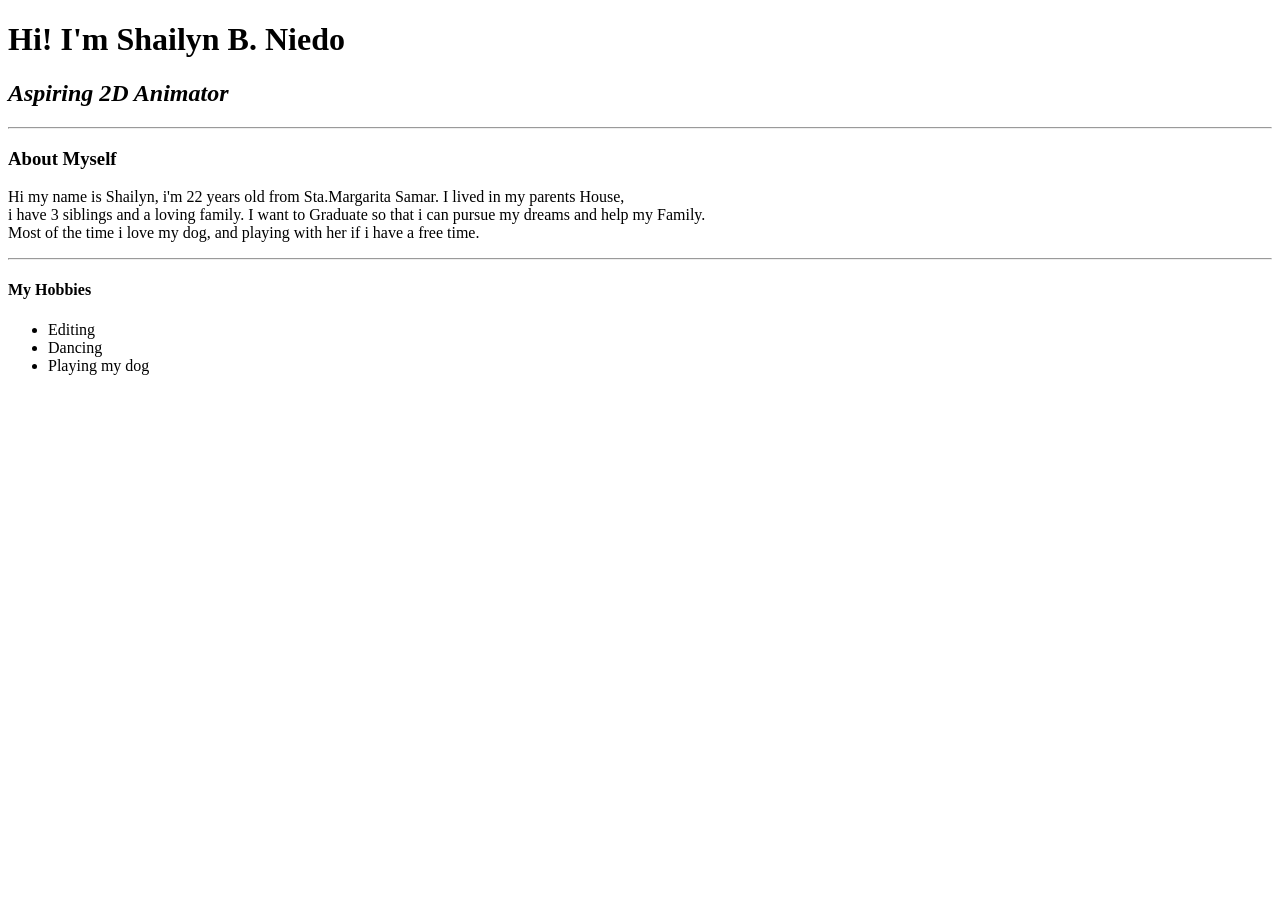
<file: niedo-mco1/activity1/index.html>
<!DOCTYPE html>
<html>
<head>
  <title>About Myself</title>
</head>
<body>
  <h1>Hi! I'm Shailyn B. Niedo</h1>
  <h2><em>Aspiring 2D Animator</em></h2>
  <hr>
  <h3>About Myself</h3>
  <p>
    Hi my name is Shailyn, i'm 22 years old from Sta.Margarita Samar. I lived in my parents House,
    <br>
    i have 3 siblings and a loving family. I want to Graduate so that i can pursue my dreams and help my Family.
    <br>
    Most of the time i love my dog, and playing with her if i have a free time.
  </p>
  <hr>
  <h4>My Hobbies</h4>
  <ul>
    <li>Editing</li>
    <li>Dancing</li>
    <li>Playing my dog</li>
  </ul>
</body>
</html>
</file>
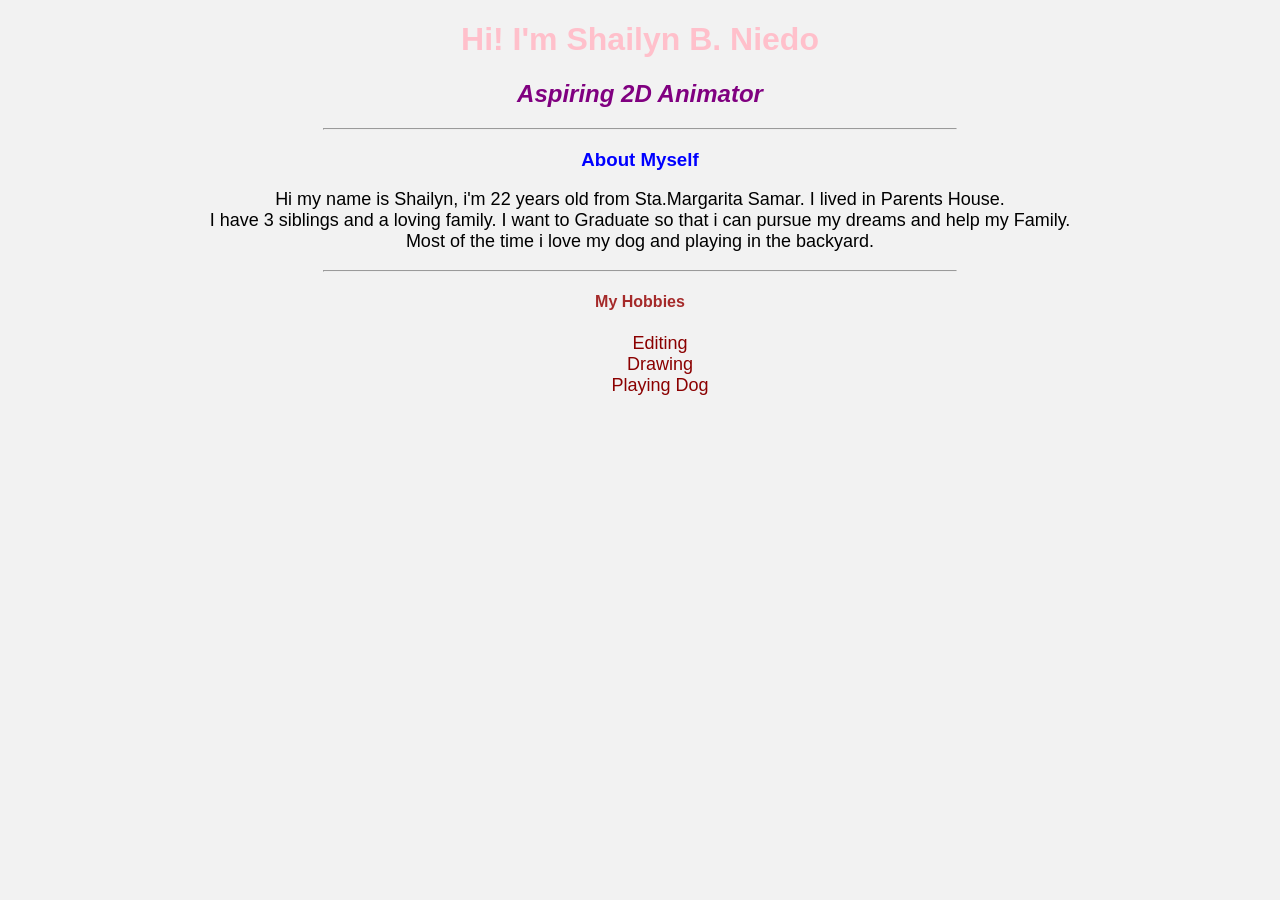
<file: niedo-mco1/activity2/index.html>
<!DOCTYPE html>
<html>
<head>
  <title>About Myself</title>
</head>
<body style="background-color: #f2f2f2; text-align: center; font-family: Arial;">
  <h1 style="color: pink;">Hi! I'm Shailyn B. Niedo</h1>
  <h2 style="color: purple;"><em>Aspiring 2D Animator</em></h2>
  <hr style="width: 50%;">
  <h3 style="color: blue;">About Myself</h3>
  <p style="color: black; font-size: 18px;">
    Hi my name is Shailyn, i'm 22 years old from Sta.Margarita Samar. I lived in Parents House.
    <br>
    I have 3 siblings and a loving family. I want to Graduate so that i can pursue my dreams and help my Family.
    <br>
    Most of the time i love my dog and playing in the backyard.
  </p>
  <hr style="width: 50%;">
  <h4 style="color: brown;">My Hobbies</h4>
  <ul style="list-style-type: none; color: darkred; font-size: 18px;">
    <li>Editing</li>
    <li>Drawing</li>
    <li>Playing Dog</li>
  </ul>
</body>
</html>
</file>
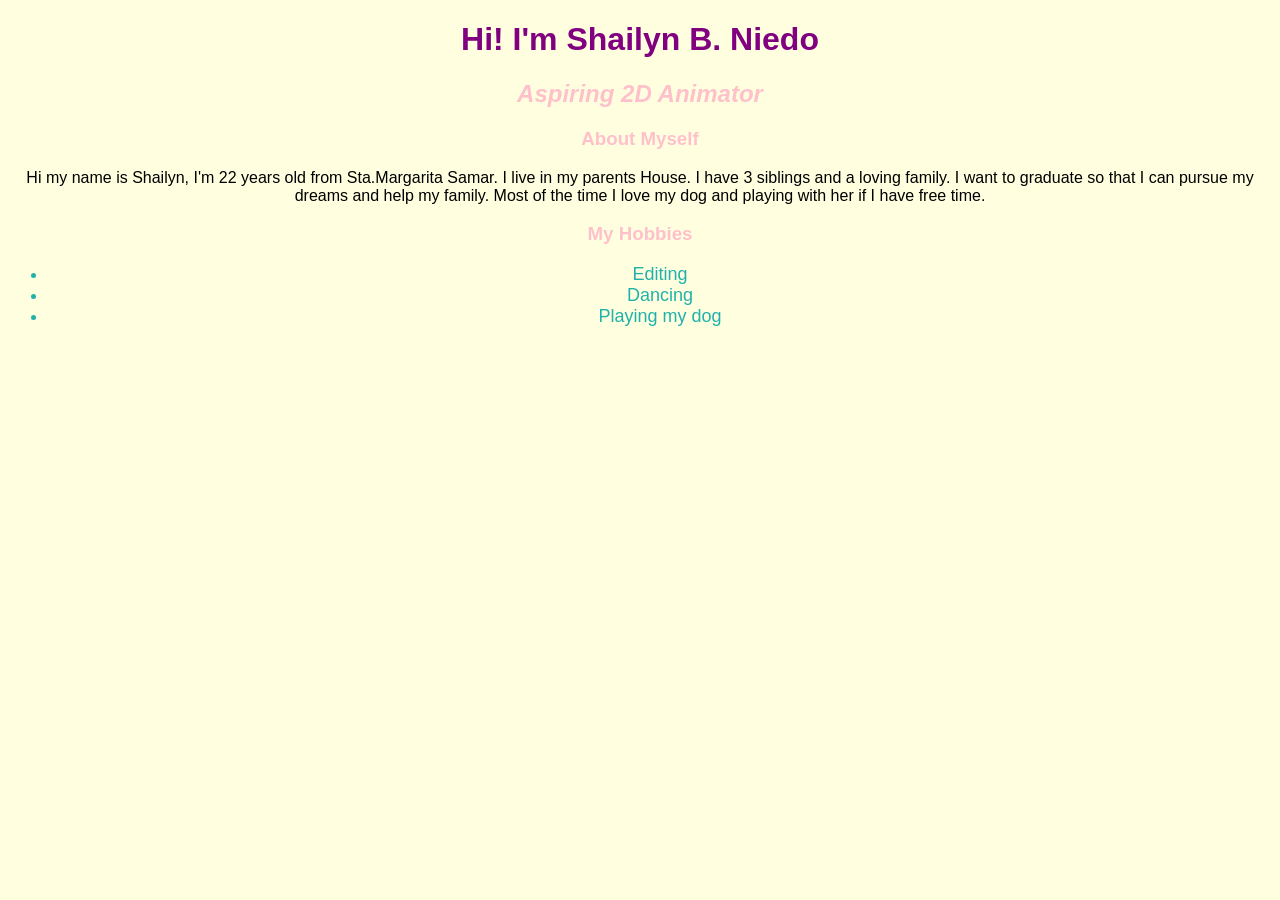
<file: niedo-mco1/activity3/index.html>
<!DOCTYPE html>
<html>
<head>
  <title>About Myself</title>
  <link rel="stylesheet" href="style.css">
  <style>
    h1 {
      color: purple;
      text-align: center;
    }
    #intro {
      font-style: italic;
      color: pink;
    }
    .hobby {
      color: lightseagreen;
      font-size: 18px;
    }
  </style>
</head>
<body>
  <h1>Hi! I'm Shailyn B. Niedo</h1>
  <h2 id="intro">Aspiring 2D Animator</h2>
  <h3 class="section">About Myself</h3>
  <p class="text">
    Hi my name is Shailyn, I'm 22 years old from Sta.Margarita Samar.
    I live in my parents House. I have 3 siblings and a loving family.
    I want to graduate so that I can pursue my dreams and help my family.
    Most of the time I love my dog and playing with her if I have free time.
  </p>
  <h3 class="section">My Hobbies</h3>
  <ul>
    <li class="hobby">Editing</li>
    <li class="hobby">Dancing</li>
    <li class="hobby">Playing my dog</li>
  </ul>
</body>
</html>
</file>
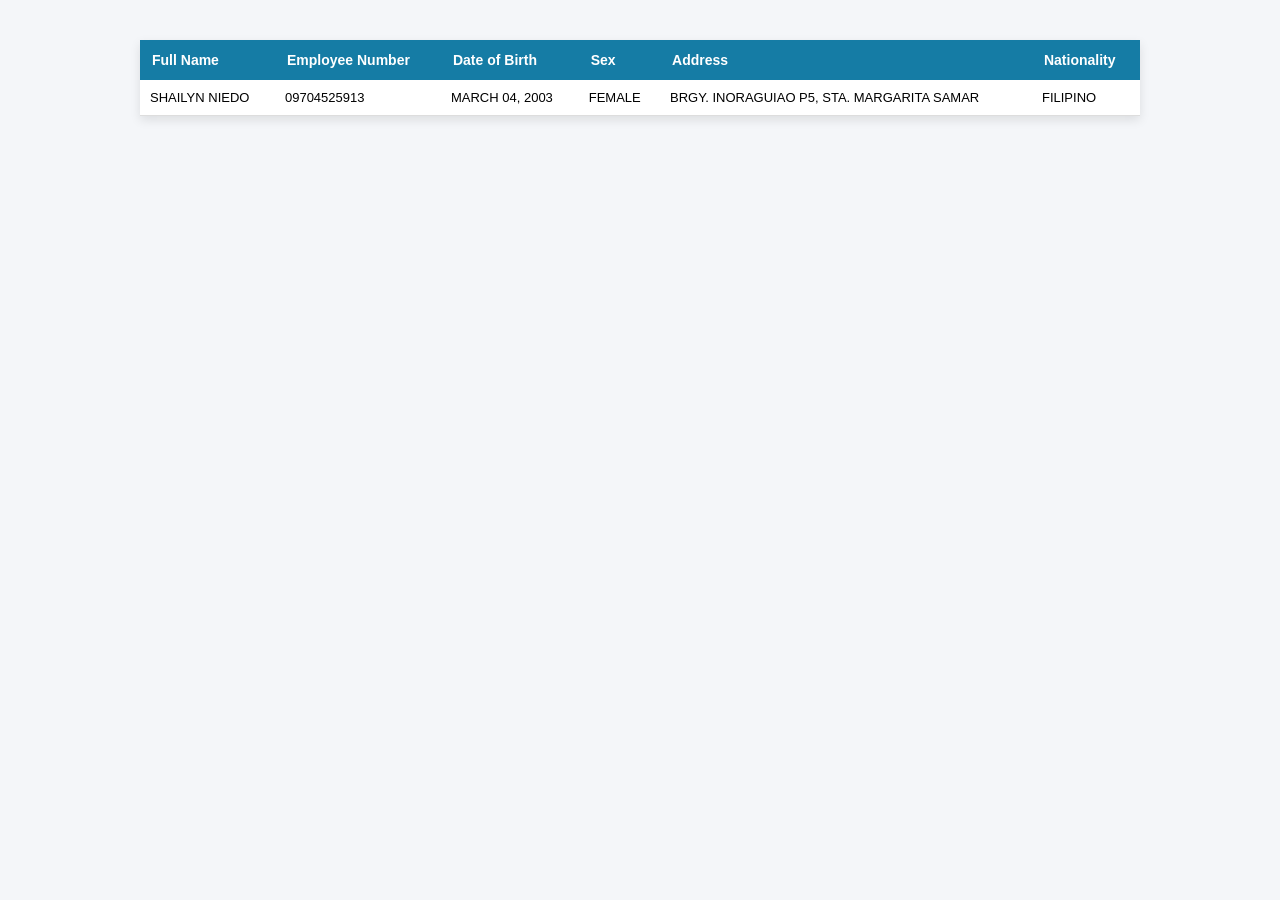
<file: niedo-mco1/activity4/index.html>
<!DOCTYPE html>
<html lang="en">
<head>
  <meta charset="UTF-8" />
  <meta name="viewport" content="width=device-width, initial-scale=1.0" />
  <link rel="stylesheet" href="style.css" />
  <title>Employee Information</title>
</head>
<body>
  <table class="Employee">
    <thead>
      <tr>
        <th>Full Name</th>
        <th>Employee Number</th>
        <th>Date of Birth</th>
        <th>Sex</th>
        <th>Address</th>
        <th>Nationality</th>
      </tr>
    </thead>
    <tbody>
      <tr>
        <td>SHAILYN NIEDO</td>
        <td>09704525913</td>
        <td>MARCH 04, 2003</td>
        <td>FEMALE</td>
        <td>BRGY. INORAGUIAO P5, STA. MARGARITA SAMAR</td>
        <td>FILIPINO</td>
      </tr>
    </tbody>
  </table>
</body>
</html>
</file>
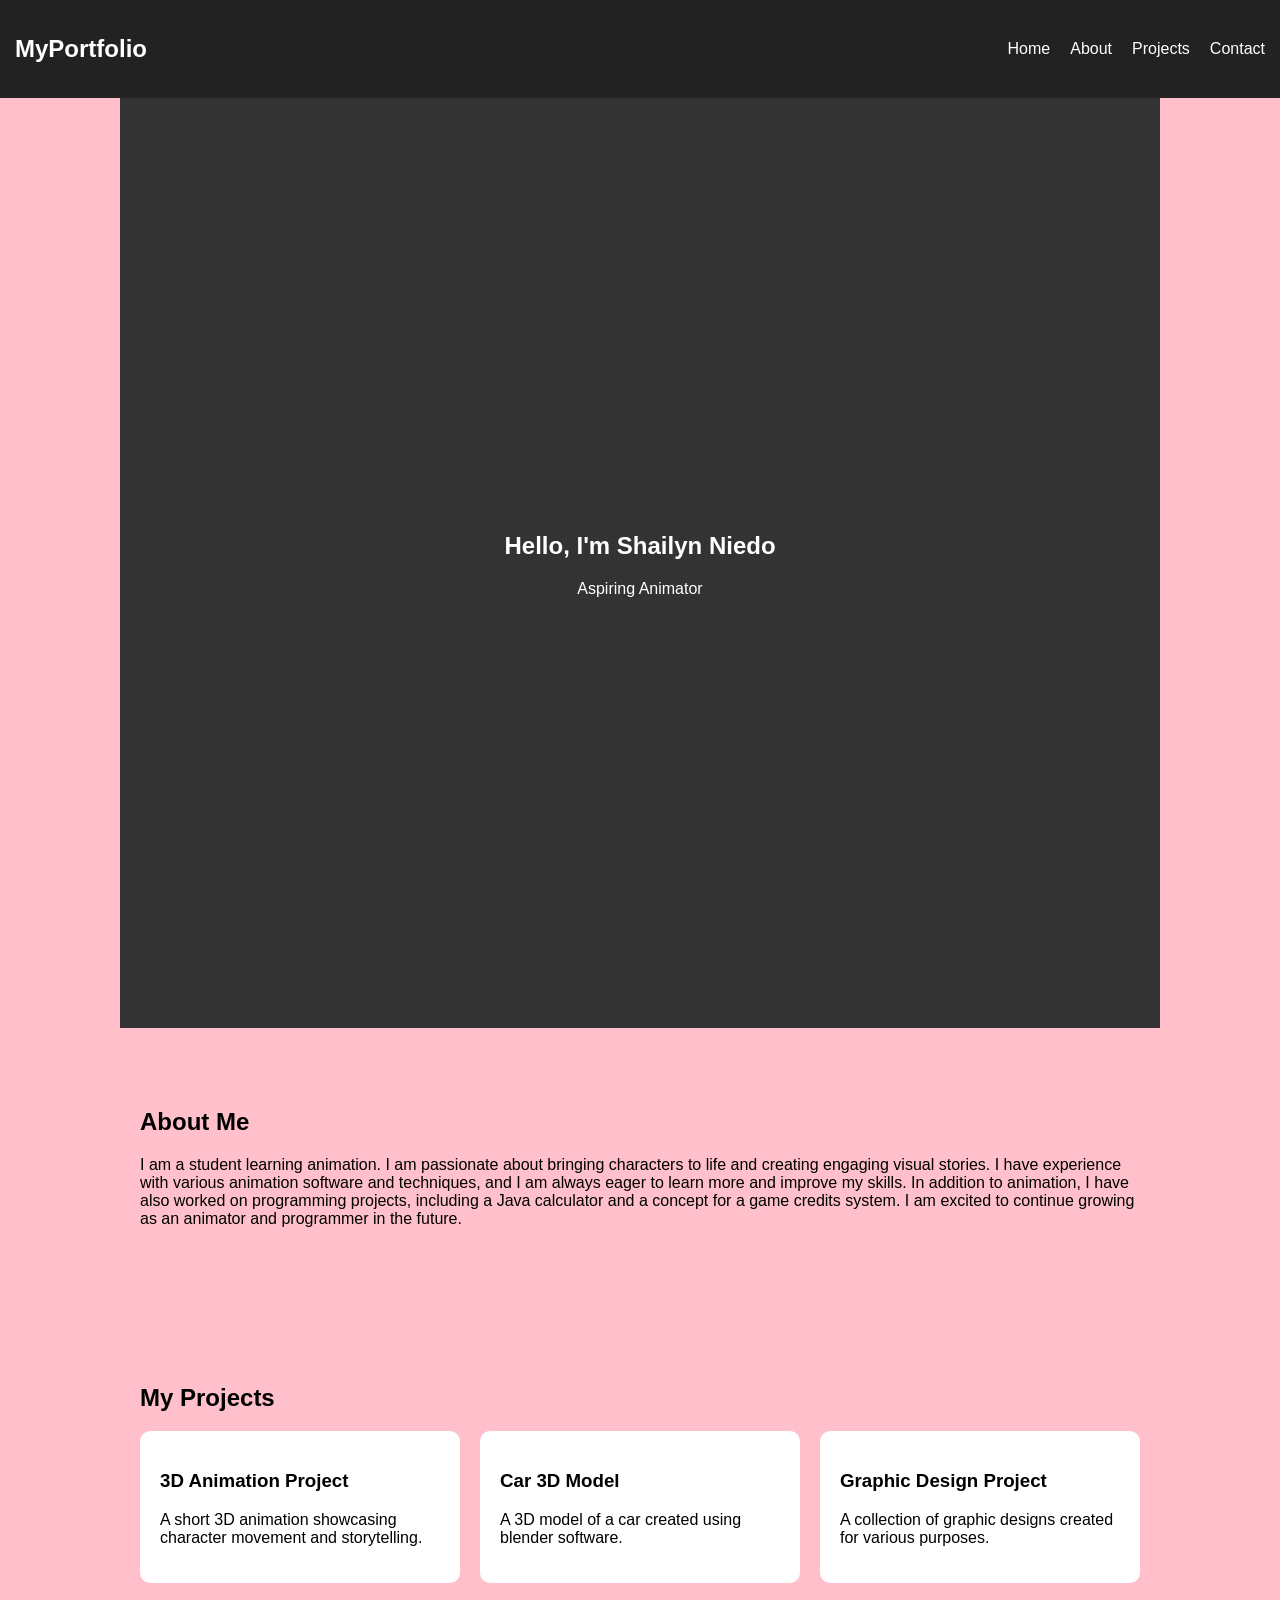
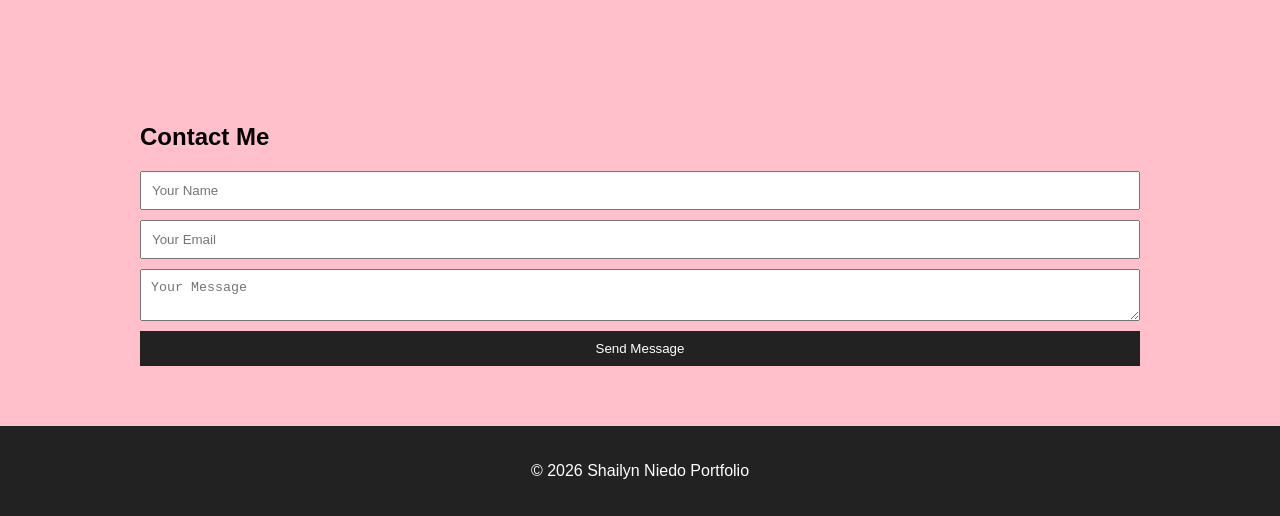
<file: niedo-mco1/activity5/index.html>
<!doctype html>
<html lang="en">
  <head>
    <meta charset="UTF-8" />
    <meta name="viewport" content="width=device-width, initial-scale=1.0" />
    <title>My Portfolio</title>

    <style>
      body {
        font-family: Arial, sans-serif;
        margin: 0;
        background: pink;
      }

      /* Header */
      header {
        background: #222;
        color: white;
        padding: 15px;
      }

      nav {
        display: flex;
        justify-content: space-between;
        align-items: center;
      }

      nav ul {
        list-style: none;
        display: flex;
        gap: 20px;
      }

      nav a {
        color: white;
        text-decoration: none;
      }

      /* Landing */
      .hero {
        height: 90vh;
        display: flex;
        justify-content: center;
        align-items: center;
        text-align: center;
        background: #333;
        color: white;
      }

      /* Sections */
      section {
        padding: 60px 20px;
        max-width: 1000px;
        margin: auto;
      }

      /* Projects */
      .projects {
        display: grid;
        grid-template-columns: repeat(auto-fit, minmax(250px, 1fr));
        gap: 20px;
      }

      article {
        background: white;
        padding: 20px;
        border-radius: 10px;
      }

      /* Contact */
      form {
        display: flex;
        flex-direction: column;
        gap: 10px;
      }

      input,
      textarea {
        padding: 10px;
      }

      button {
        padding: 10px;
        background: #222;
        color: white;
        border: none;
      }

      /* Footer */
      footer {
        text-align: center;
        padding: 20px;
        background: #222;
        color: white;
      }
    </style>
  </head>

  <body>
    <header>
      <nav>
        <h2>MyPortfolio</h2>

        <ul>
          <li><a href="#home">Home</a></li>
          <li><a href="#about">About</a></li>
          <li><a href="#projects">Projects</a></li>
          <li><a href="#contact">Contact</a></li>
        </ul>
      </nav>
    </header>

    <main>
      <!-- Landing Page -->
      <section id="home" class="hero">
        <div>
          <h1>Hello, I'm Shailyn Niedo</h1>
          <p>Aspiring Animator</p>
        </div>
      </section>

      <!-- About Section -->
      <section id="about">
        <h2>About Me</h2>

        <p>
          I am a student learning animation. I am passionate about bringing
          characters to life and creating engaging visual stories. I have
          experience with various animation software and techniques, and I am
          always eager to learn more and improve my skills. In addition to
          animation, I have also worked on programming projects, including a
          Java calculator and a concept for a game credits system. I am excited
          to continue growing as an animator and programmer in the future.
        </p>
      </section>

      <!-- Projects Section -->
      <section id="projects">
        <h2>My Projects</h2>

        <div class="projects">
          <article>
            <h3>3D Animation Project</h3>
            <p>
              A short 3D animation showcasing character movement and
              storytelling.
            </p>
          </article>

          <article>
            <h3>Car 3D Model</h3>
            <p>A 3D model of a car created using blender software.</p>
          </article>

          <article>
            <h3>Graphic Design Project</h3>
            <p>A collection of graphic designs created for various purposes.</p>
          </article>
        </div>
      </section>

      <!-- Contact Section -->
      <section id="contact">
        <h2>Contact Me</h2>

        <form>
          <input type="text" placeholder="Your Name" required />

          <input type="email" placeholder="Your Email" required />

          <textarea placeholder="Your Message"></textarea>

          <button type="submit">Send Message</button>
        </form>
      </section>
    </main>

    <footer>
      <p>© 2026 Shailyn Niedo Portfolio</p>
    </footer>
  </body>
</html>
</file>
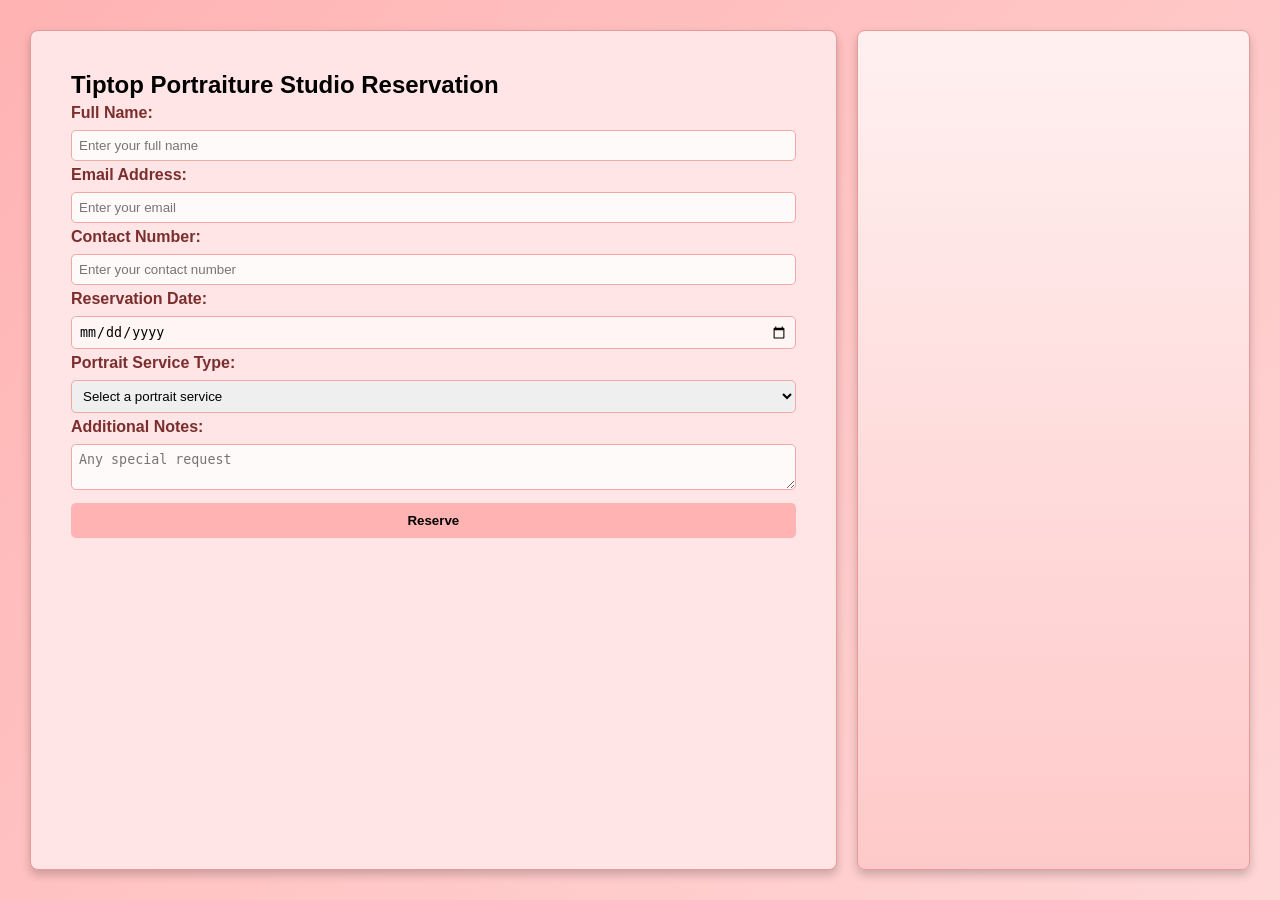
<file: niedo-mco1/activity6/index.html>
<!DOCTYPE html>
<html lang="en">
<head>
<meta charset="UTF-8">
<meta name="viewport" content="width=device-width, initial-scale=1.0">
<title>Tiptop Portraiture Studio Reservation</title>

<style>
html, body {
    width: 100%;
    height: 100%;
    font-family: Arial, Helvetica, sans-serif;
}

* {
    padding: 0;
    margin: 0;
    box-sizing: border-box;
}

.container {
    background: linear-gradient(135deg, #ffb3b3, #ffd6d6);
    width: 100%;
    height: 100%;
    padding: 30px;
    display: grid;
    grid-template-columns: repeat(9, 1fr);
    gap: 20px;
}

.formCard {
    border: 1px solid #e89a9a;
    background-color: #ffe5e5;
    padding: 40px;
    grid-column: span 6;
    border-radius: 8px;
    box-shadow: 0 5px 10px rgba(0, 0, 0, 0.2);
}

.dataContent {
    border: 1px solid #e89a9a;
    padding: 20px;
    grid-column: span 3;
    background: linear-gradient(to bottom, #fff0f0, #ffc9c9);
    border-radius: 8px;
    text-align: left;
    box-shadow: 0 5px 10px rgba(0, 0, 0, 0.2);
}

form {
    display: flex;
    flex-direction: column;
    row-gap: 5px;
}

.formGroup {
    display: flex;
    flex-direction: column;
    row-gap: 5px;
}

.formGroup label {
    color: #7a2e2e;
    font-weight: bold;
}

.formGroup input,
.formGroup textarea {
    border: 1px solid #f2a7a7;
    border-radius: 5px;
    padding: 7px;
    margin-top: 3px;
    transition: 0.2s;
    background-color: #fffafa;
}

.formGroup input[type="date"] {
    border: 1px solid #f2a7a7;
    border-radius: 5px;
    padding: 7px;
    margin-top: 3px;
    background-color: #fff5f5;
    cursor: pointer;
}

.formGroup input[type="date"]:hover {
    border-color: #ff8a8a;
}

.formGroup input[type="date"]:focus {
    outline: none;
    border-color: #ff8a8a;
    box-shadow: 0 0 5px #ffb3b3;
}

.btn {
    border: none;
    border-radius: 5px;
    padding: 10px;
    margin-top: 8px;
    cursor: pointer;
    background-color: #ffb3b3;
    font-weight: bold;
    transition: 0.3s;
}

.btn:hover {
    background-color: #ff8a8a;
    color: white;
    transform: scale(1.05);
}

.titleContent {
    margin-bottom: 10px;
    color: #7a1f1f;
    font-weight: bold;
    font-size: 22px;
}

.formGroup select {
    border: 1px solid #f2a7a7;
    border-radius: 5px;
    padding: 7px;
    margin-top: 3px;
}
</style>

</head>
<body>

<main class="container">

  <section class="formCard">
    <form>

      <h2>Tiptop Portraiture Studio Reservation</h2>

      <figure class="formGroup">
        <label>Full Name:</label>
        <input type="text" id="name" placeholder="Enter your full name">
      </figure>

      <figure class="formGroup">
        <label>Email Address:</label>
        <input type="email" id="email" placeholder="Enter your email">
      </figure>

      <figure class="formGroup">
        <label>Contact Number:</label>
        <input type="tel" id="contact" placeholder="Enter your contact number">
      </figure>

      <figure class="formGroup">
        <label>Reservation Date:</label>
        <input type="date" id="date">
      </figure>

      <figure class="formGroup">
        <label>Portrait Service Type:</label>
        <select id="service">
          <option value="">Select a portrait service</option>
          <option value="Graduation Portrait">Graduation Portrait</option>
          <option value="Family Portrait">Family Portrait</option>
          <option value="Solo Portrait">Solo Portrait</option>
          <option value="Couple Portrait">Couple Portrait</option>
          <option value="Corporate Portrait">Corporate Portrait</option>
          <option value="Creative Portrait">Creative Portrait</option>
        </select>
      </figure>

      <figure class="formGroup">
        <label>Additional Notes:</label>
        <textarea rows="2" id="notes" placeholder="Any special request"></textarea>
      </figure>

      <button type="submit" class="btn">Reserve</button>

    </form>
  </section>

  <section class="dataContent"></section>

</main>

<script>
document.addEventListener("DOMContentLoaded", function() {
    console.log("JavaScript Loaded!");

    const formSubmit = document.querySelector("form");
    const dataContent = document.querySelector(".dataContent");

    const name    = document.getElementById("name");
    const email   = document.getElementById("email");
    const contact = document.getElementById("contact");
    const date    = document.getElementById("date");
    const service = document.getElementById("service");
    const notes   = document.getElementById("notes");

    formSubmit.addEventListener("submit", function(event) {
        event.preventDefault();

        dataContent.innerHTML = `
            <h1 class="titleContent">Tiptop Portraiture Studio</h1>
            <p><b>Client Name:</b> ${name.value}</p>
            <p><b>Email:</b> ${email.value}</p>
            <p><b>Contact Number:</b> ${contact.value}</p>
            <p><b>Reservation Date:</b> ${date.value}</p>
            <p><b>Portrait Service:</b> ${service.value}</p>
            <p><b>Notes:</b> ${notes.value}</p>
        `;

        name.value    = "";
        email.value   = "";
        contact.value = "";
        date.value    = "";
        service.value = "";
        notes.value   = "";
    });
});
</script>

</body>
</html>
</file>
<file: niedo-mco1/style.css>
/* ============================================================
   style.css — MCO 1 Main Stylesheet
   Student: Shailyn B. Niedo | 3A - BSEMC
   ============================================================ */

@import url('https://fonts.googleapis.com/css2?family=Playfair+Display:ital,wght@0,400;0,700;0,900;1,400&family=DM+Mono:wght@300;400;500&family=Cormorant+Garamond:ital,wght@0,300;0,600;1,300&display=swap');

/* ── RESET ── */
*, *::before, *::after { margin: 0; padding: 0; box-sizing: border-box; }

:root {
  --cream:      #f5f0e8;
  --ink:        #1a1209;
  --rust:       #b84c2e;
  --gold:       #c9973a;
  --sage:       #5a7a5c;
  --warm-gray:  #8c8070;
  --light-rule: rgba(26, 18, 9, 0.12);
}

html { scroll-behavior: smooth; }

body {
  background: var(--cream);
  color: var(--ink);
  font-family: 'DM Mono', monospace;
  overflow-x: hidden;
}

body::before {
  content: '';
  position: fixed; inset: 0;
  background-image: url("data:image/svg+xml,%3Csvg viewBox='0 0 256 256' xmlns='http://www.w3.org/2000/svg'%3E%3Cfilter id='noise'%3E%3CfeTurbulence type='fractalNoise' baseFrequency='0.9' numOctaves='4' stitchTiles='stitch'/%3E%3C/filter%3E%3Crect width='100%25' height='100%25' filter='url(%23noise)' opacity='0.04'/%3E%3C/svg%3E");
  pointer-events: none; z-index: 1000; opacity: 0.6;
}

/* ── NAV ── */
nav {
  position: fixed; top: 0; left: 0; right: 0; z-index: 100;
  display: flex; align-items: center; justify-content: space-between;
  padding: 1.2rem 3rem;
  background: rgba(245,240,232,0.88);
  backdrop-filter: blur(12px);
  border-bottom: 1px solid var(--light-rule);
}
.nav-logo {
  font-family: 'Playfair Display', serif;
  font-size: 1.1rem; font-weight: 900; letter-spacing: -0.02em;
  color: var(--ink); text-decoration: none;
}
.nav-logo span { color: var(--rust); }
nav ul { list-style: none; display: flex; gap: 2.5rem; }
nav ul a {
  font-size: 0.72rem; letter-spacing: 0.14em; text-transform: uppercase;
  color: var(--warm-gray); text-decoration: none; transition: color 0.2s;
}
nav ul a:hover { color: var(--rust); }

/* ── HERO ── */
#home {
  min-height: 100vh; display: grid; grid-template-columns: 1fr 1fr;
  position: relative; padding-top: 80px;
}
.hero-left {
  display: flex; flex-direction: column; justify-content: center;
  padding: 6rem 4rem 6rem 5rem; position: relative;
}
.hero-eyebrow {
  font-size: 0.68rem; letter-spacing: 0.22em; text-transform: uppercase;
  color: var(--rust); margin-bottom: 1.5rem;
  display: flex; align-items: center; gap: 0.8rem;
}
.hero-eyebrow::before { content:''; display:block; width:30px; height:1px; background:var(--rust); }
h1 {
  font-family: 'Playfair Display', serif;
  font-size: clamp(3.5rem,6vw,6rem); font-weight: 900;
  line-height: 0.95; letter-spacing: -0.03em;
  color: var(--ink); margin-bottom: 1.8rem;
}
h1 em { font-style: italic; color: var(--rust); display: block; }
.hero-desc {
  font-family: 'Cormorant Garamond', serif; font-size: 1.15rem;
  line-height: 1.7; color: var(--warm-gray); max-width: 380px; margin-bottom: 3rem;
}
.hero-cta {
  display: inline-flex; align-items: center; gap: 0.8rem;
  background: var(--ink); color: var(--cream);
  font-size: 0.72rem; letter-spacing: 0.16em; text-transform: uppercase;
  padding: 1rem 2rem; text-decoration: none;
  transition: background 0.2s, transform 0.2s; width: fit-content;
}
.hero-cta:hover { background: var(--rust); transform: translateY(-2px); }
.hero-cta::after { content: '→'; }
.hero-right {
  position: relative; display: flex; align-items: center;
  justify-content: center; background: var(--ink); overflow: hidden;
}
.hero-right::before {
  content: ''; position: absolute; inset: 0;
  background: radial-gradient(circle at 70% 30%, rgba(184,76,46,.25) 0%, transparent 50%),
              radial-gradient(circle at 20% 80%, rgba(201,151,58,.15) 0%, transparent 40%);
}
.hero-card {
  position: relative; z-index: 2;
  border: 1px solid rgba(245,240,232,.15);
  padding: 3rem; width: 340px;
  background: rgba(245,240,232,.04); backdrop-filter: blur(4px);
}
.hero-card-label { font-size:.62rem; letter-spacing:.2em; text-transform:uppercase; color:var(--gold); margin-bottom:2rem; }
.info-row { border-top:1px solid rgba(245,240,232,.1); padding:1rem 0; display:flex; flex-direction:column; gap:.3rem; }
.info-label { font-size:.6rem; letter-spacing:.18em; text-transform:uppercase; color:rgba(245,240,232,.35); }
.info-value { font-family:'Playfair Display',serif; font-size:1.05rem; color:var(--cream); font-weight:700; }
.deco-lines {
  position:absolute; top:0; right:0; bottom:0; width:3px;
  background: repeating-linear-gradient(to bottom,var(--rust) 0px,var(--rust) 6px,transparent 6px,transparent 14px);
  opacity:.6;
}
.hero-bg-num {
  position:absolute; bottom:-2rem; left:3rem;
  font-family:'Playfair Display',serif; font-size:18rem; font-weight:900;
  color:rgba(26,18,9,.04); line-height:1; pointer-events:none; user-select:none;
}

/* ── ACTIVITIES ── */
#activities { padding: 7rem 5rem; }
.section-header {
  display:flex; align-items:flex-end; justify-content:space-between;
  margin-bottom:4rem; padding-bottom:1.5rem; border-bottom:1px solid var(--light-rule);
}
.section-tag {
  font-size:.65rem; letter-spacing:.22em; text-transform:uppercase;
  color:var(--rust); margin-bottom:.8rem; display:flex; align-items:center; gap:.6rem;
}
.section-tag::before { content:'■'; font-size:.5rem; }
h2 {
  font-family:'Playfair Display',serif;
  font-size:clamp(2rem,4vw,3.2rem); font-weight:900; letter-spacing:-.03em; line-height:1.1;
}
.section-count { font-size:.7rem; color:var(--warm-gray); letter-spacing:.1em; }

.activities-list { display:flex; flex-direction:column; gap:2.5rem; }

.activity-item {
  border:1px solid var(--light-rule); overflow:hidden; transition:box-shadow .25s;
}
.activity-item:hover { box-shadow:0 6px 32px rgba(26,18,9,.08); }

.activity-header {
  display:flex; align-items:center; justify-content:space-between;
  padding:1.4rem 2rem; background:var(--ink); cursor:pointer; user-select:none;
}
.activity-header-left { display:flex; align-items:center; gap:1.5rem; flex-wrap:wrap; }
.act-number { font-size:.62rem; color:var(--gold); letter-spacing:.16em; white-space:nowrap; }
.act-title { font-family:'Playfair Display',serif; font-size:1.05rem; font-weight:700; color:var(--cream); }
.act-tag { font-size:.58rem; letter-spacing:.14em; text-transform:uppercase; color:var(--sage); border:1px solid var(--sage); padding:.2rem .55rem; }
.act-tag--soon { color:var(--warm-gray); border-color:var(--warm-gray); }
.act-toggle { font-size:1.2rem; color:var(--rust); transition:transform .3s; flex-shrink:0; }
.activity-item.open .act-toggle { transform:rotate(45deg); }

.activity-body { display:none; padding:2rem; background:var(--cream); border-top:1px solid var(--light-rule); }
.activity-item.open .activity-body { display:block; }

.activity-desc {
  font-family:'Cormorant Garamond',serif; font-size:1rem;
  color:var(--warm-gray); margin-bottom:1.5rem; line-height:1.6;
}

/* ── TAB BAR ── */
.tab-bar {
  display: flex;
  gap: 0;
  border-bottom: 2px solid var(--ink);
  margin-bottom: 0;
}
.tab {
  font-family: 'DM Mono', monospace;
  font-size: 0.68rem;
  letter-spacing: 0.12em;
  text-transform: uppercase;
  padding: 0.55rem 1.3rem;
  cursor: pointer;
  color: var(--warm-gray);
  background: transparent;
  border: 1px solid var(--light-rule);
  border-bottom: none;
  margin-right: 3px;
  transition: all 0.2s;
}
.tab:hover { color: var(--ink); }
.tab.active {
  background: var(--ink);
  color: var(--gold);
  border-color: var(--ink);
}

/* ── TAB PANELS ── */
.tab-panel { display: none; }
.tab-panel.active { display: block; }

/* ── BROWSER CHROME (fake browser bar) ── */
.browser-chrome {
  display: flex;
  align-items: center;
  gap: 0.8rem;
  padding: 0.55rem 1rem;
  background: #2a2118;
  border-bottom: 1px solid rgba(255,255,255,0.06);
}
.browser-dots { display:flex; gap:5px; }
.browser-dots span {
  display: block; width: 10px; height: 10px; border-radius: 50%;
}
.browser-dots span:nth-child(1) { background: #ff5f57; }
.browser-dots span:nth-child(2) { background: #febc2e; }
.browser-dots span:nth-child(3) { background: #28c840; }
.browser-url {
  flex: 1;
  font-size: 0.65rem;
  color: rgba(245,240,232,0.45);
  letter-spacing: 0.06em;
  background: rgba(255,255,255,0.05);
  padding: 0.25rem 0.8rem;
  border-radius: 3px;
}
.browser-open {
  font-size: 0.62rem;
  letter-spacing: 0.1em;
  color: var(--gold);
  text-decoration: none;
  white-space: nowrap;
  transition: color 0.2s;
}
.browser-open:hover { color: var(--rust); }

/* ── LIVE IFRAME ── */
.live-frame {
  width: 100%;
  height: 380px;
  border: none;
  display: block;
  background: #fff;
}
.live-frame--short { height: 220px; }

/* ── CODE BLOCK ── */
.code-file-label {
  font-size: 0.65rem;
  letter-spacing: 0.14em;
  text-transform: uppercase;
  color: var(--gold);
  background: #120e07;
  padding: 0.5rem 1.2rem;
  border-bottom: 1px solid rgba(255,255,255,0.06);
}
.code-block {
  background: #1a1209;
  padding: 1.5rem;
  overflow-x: auto;
}
.code-block pre {
  font-family: 'DM Mono', monospace;
  font-size: 0.76rem;
  line-height: 1.75;
  color: #e8dcc8;
  white-space: pre;
  tab-size: 2;
}
/* Syntax colours */
.t  { color: #e07b54; }   /* HTML tags */
.a  { color: #c9973a; }   /* attributes */
.v  { color: #7abf85; }   /* values */
.c  { color: #5c5244; font-style: italic; } /* comments */
.p  { color: #7cb9e0; }   /* CSS properties / selectors */
.pv { color: #b09fd4; }   /* CSS values */

/* ── BLANK ── */
.blank-body {
  display:flex; align-items:center; justify-content:center;
  min-height:140px; border:1px dashed rgba(26,18,9,.15);
  color:var(--warm-gray); font-size:.7rem;
  letter-spacing:.14em; text-transform:uppercase; gap:.6rem;
}

/* ── ABOUT ── */
#about {
  padding:7rem 5rem; background:var(--ink); color:var(--cream);
  position:relative; overflow:hidden;
}
#about::before {
  content:''; position:absolute; top:-100px; right:-100px;
  width:500px; height:500px; border-radius:50%;
  background:radial-gradient(circle,rgba(184,76,46,.12) 0%,transparent 70%);
}
#about .section-tag { color:var(--gold); }
#about h2 { color:var(--cream); }
#about h2 em { font-style:italic; color:var(--rust); }
.about-grid { display:grid; grid-template-columns:1fr 1.2fr; gap:6rem; align-items:start; margin-top:4rem; }
.about-text { font-family:'Cormorant Garamond',serif; font-size:1.2rem; line-height:1.9; color:rgba(245,240,232,.7); }
.about-text strong { color:var(--cream); font-weight:600; }
.stat-grid { display:grid; grid-template-columns:1fr 1fr; gap:1px; background:rgba(245,240,232,.1); }
.stat-item { background:rgba(26,18,9,.8); padding:2rem 1.8rem; }
.stat-number { font-family:'Playfair Display',serif; font-size:2.5rem; font-weight:900; color:var(--rust); line-height:1; margin-bottom:.4rem; }
.stat-label { font-size:.62rem; letter-spacing:.18em; text-transform:uppercase; color:rgba(245,240,232,.4); }

/* ── FOOTER ── */
footer {
  padding:2rem 5rem; border-top:1px solid var(--light-rule);
  display:flex; align-items:center; justify-content:space-between; background:var(--cream);
}
.footer-name { font-family:'Playfair Display',serif; font-size:.9rem; font-weight:700; color:var(--ink); }
.footer-meta { font-size:.62rem; letter-spacing:.14em; text-transform:uppercase; color:var(--warm-gray); }

/* ── ANIMATIONS ── */
@keyframes fadeUp { from{opacity:0;transform:translateY(28px)} to{opacity:1;transform:translateY(0)} }
.hero-left > * { animation:fadeUp .7s ease both; }
.hero-eyebrow  { animation-delay:.10s; }
h1             { animation-delay:.22s; }
.hero-desc     { animation-delay:.36s; }
.hero-cta      { animation-delay:.48s; }
.hero-card     { animation:fadeUp .8s .5s ease both; }

/* ── RESPONSIVE ── */
@media (max-width:900px){
  #home { grid-template-columns:1fr; }
  .hero-right { min-height:360px; }
  .hero-left { padding:5rem 2rem 3rem; }
  #activities,#about { padding:5rem 2rem; }
  .about-grid { grid-template-columns:1fr; gap:3rem; }
  nav { padding:1rem 1.5rem; }
  nav ul { gap:1.5rem; }
  footer { flex-direction:column; gap:.5rem; text-align:center; padding:2rem; }
  .section-header { flex-direction:column; align-items:flex-start; gap:.5rem; }
  .activity-header-left { gap:.8rem; }
  .live-frame { height:280px; }
}
</file>
<file: niedo-mco1/activity3/style.css>
/* style.css — Activity 3 External Stylesheet */

body {
  background-color: lightyellow;
  font-family: Arial;
  text-align: center;
}

.section {
  color: pink;
}

.text {
  color: black;
  font-size: 16px;
}
</file>
<file: niedo-mco1/activity4/style.css>
/* style.css — Activity 4 External Stylesheet */

body {
  font-family: Arial, sans-serif;
  background-color: #f4f6f9;
  margin: 0;
  padding: 40px;
}

.Employee {
  width: 90%;
  max-width: 1000px;
  margin: auto;
  border-collapse: collapse;
  background-color: #ffffff;
  box-shadow: 0 4px 10px rgba(0, 0, 0, 0.1);
}

.Employee thead {
  background-color: #157ca5;
  color: white;
}

.Employee th {
  padding: 12px;
  text-align: left;
  font-size: 14px;
}

.Employee td {
  padding: 10px;
  border-bottom: 1px solid #ddd;
  font-size: 13px;
}

.Employee tbody tr:hover {
  background-color: #f1f1f1;
}

@media (max-width: 768px) {
  .Employee { font-size: 12px; }
  .Employee th, .Employee td { padding: 8px; }
}
</file>
